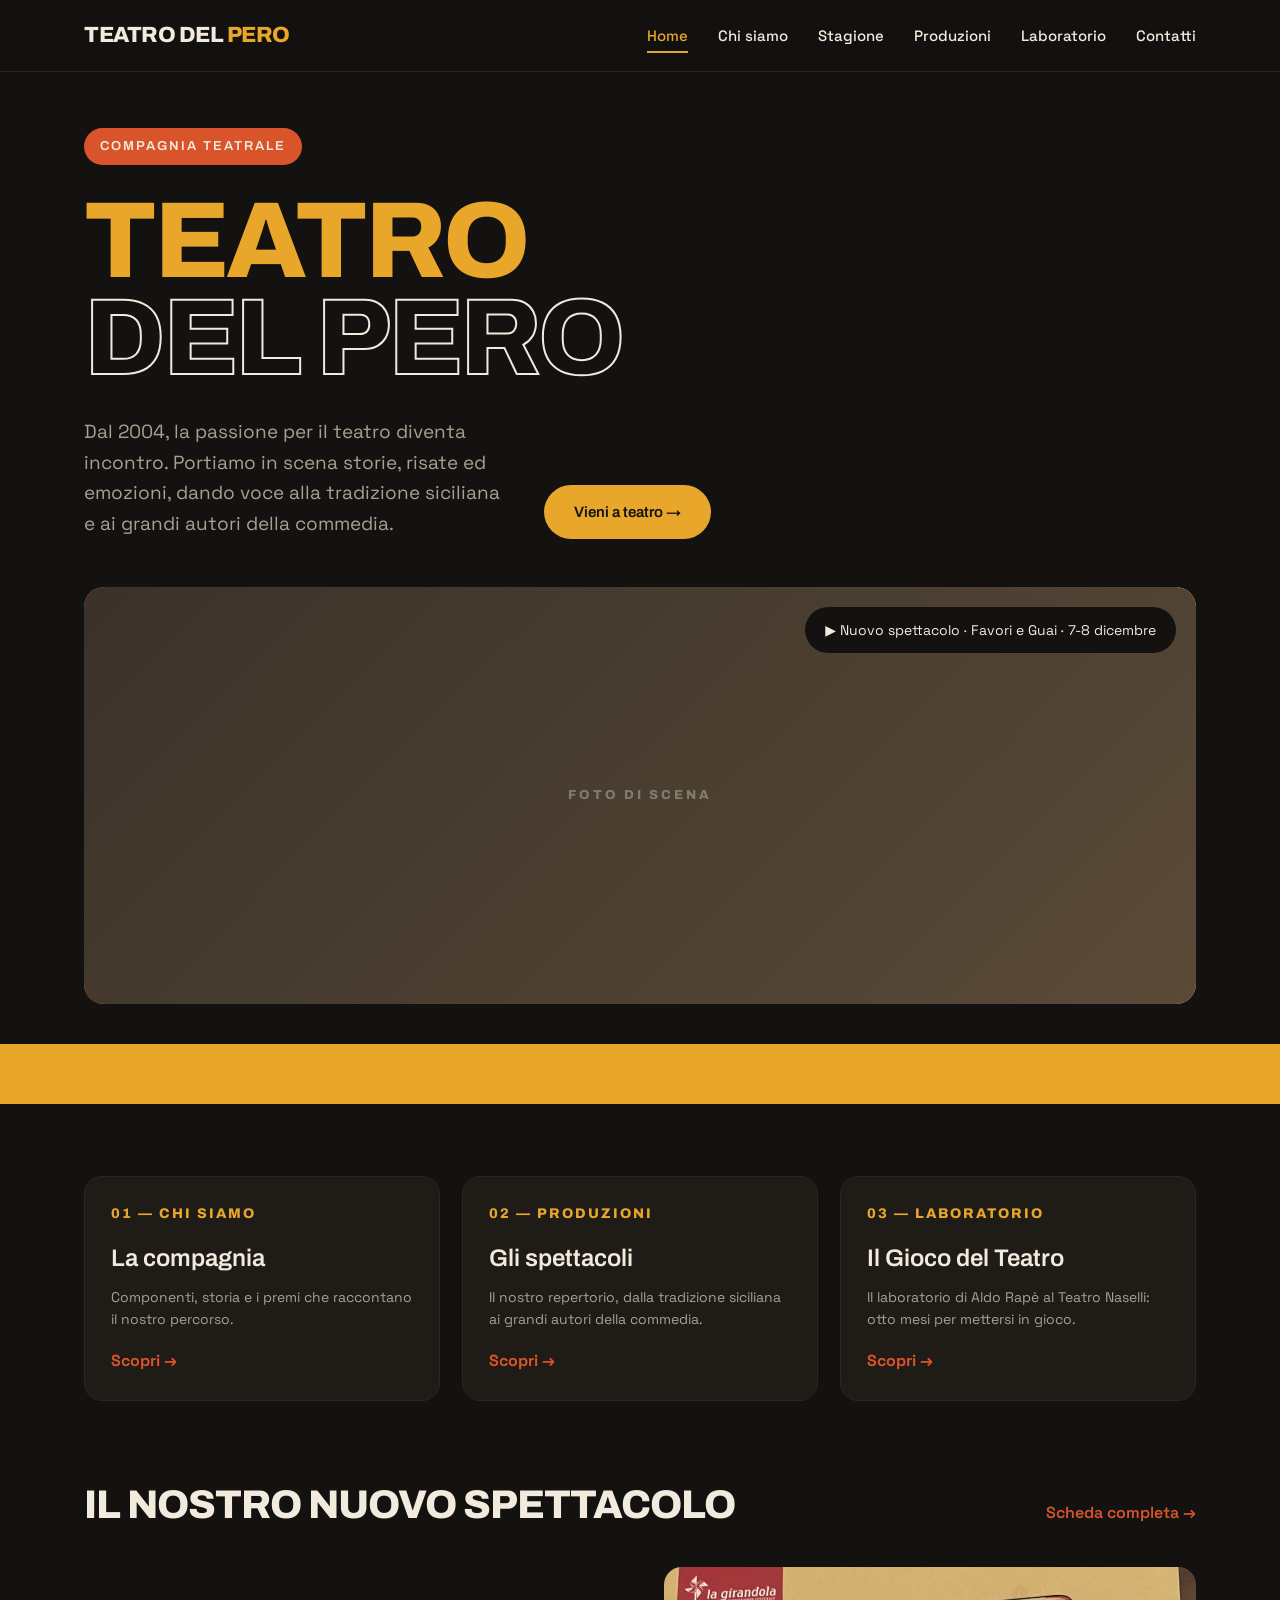
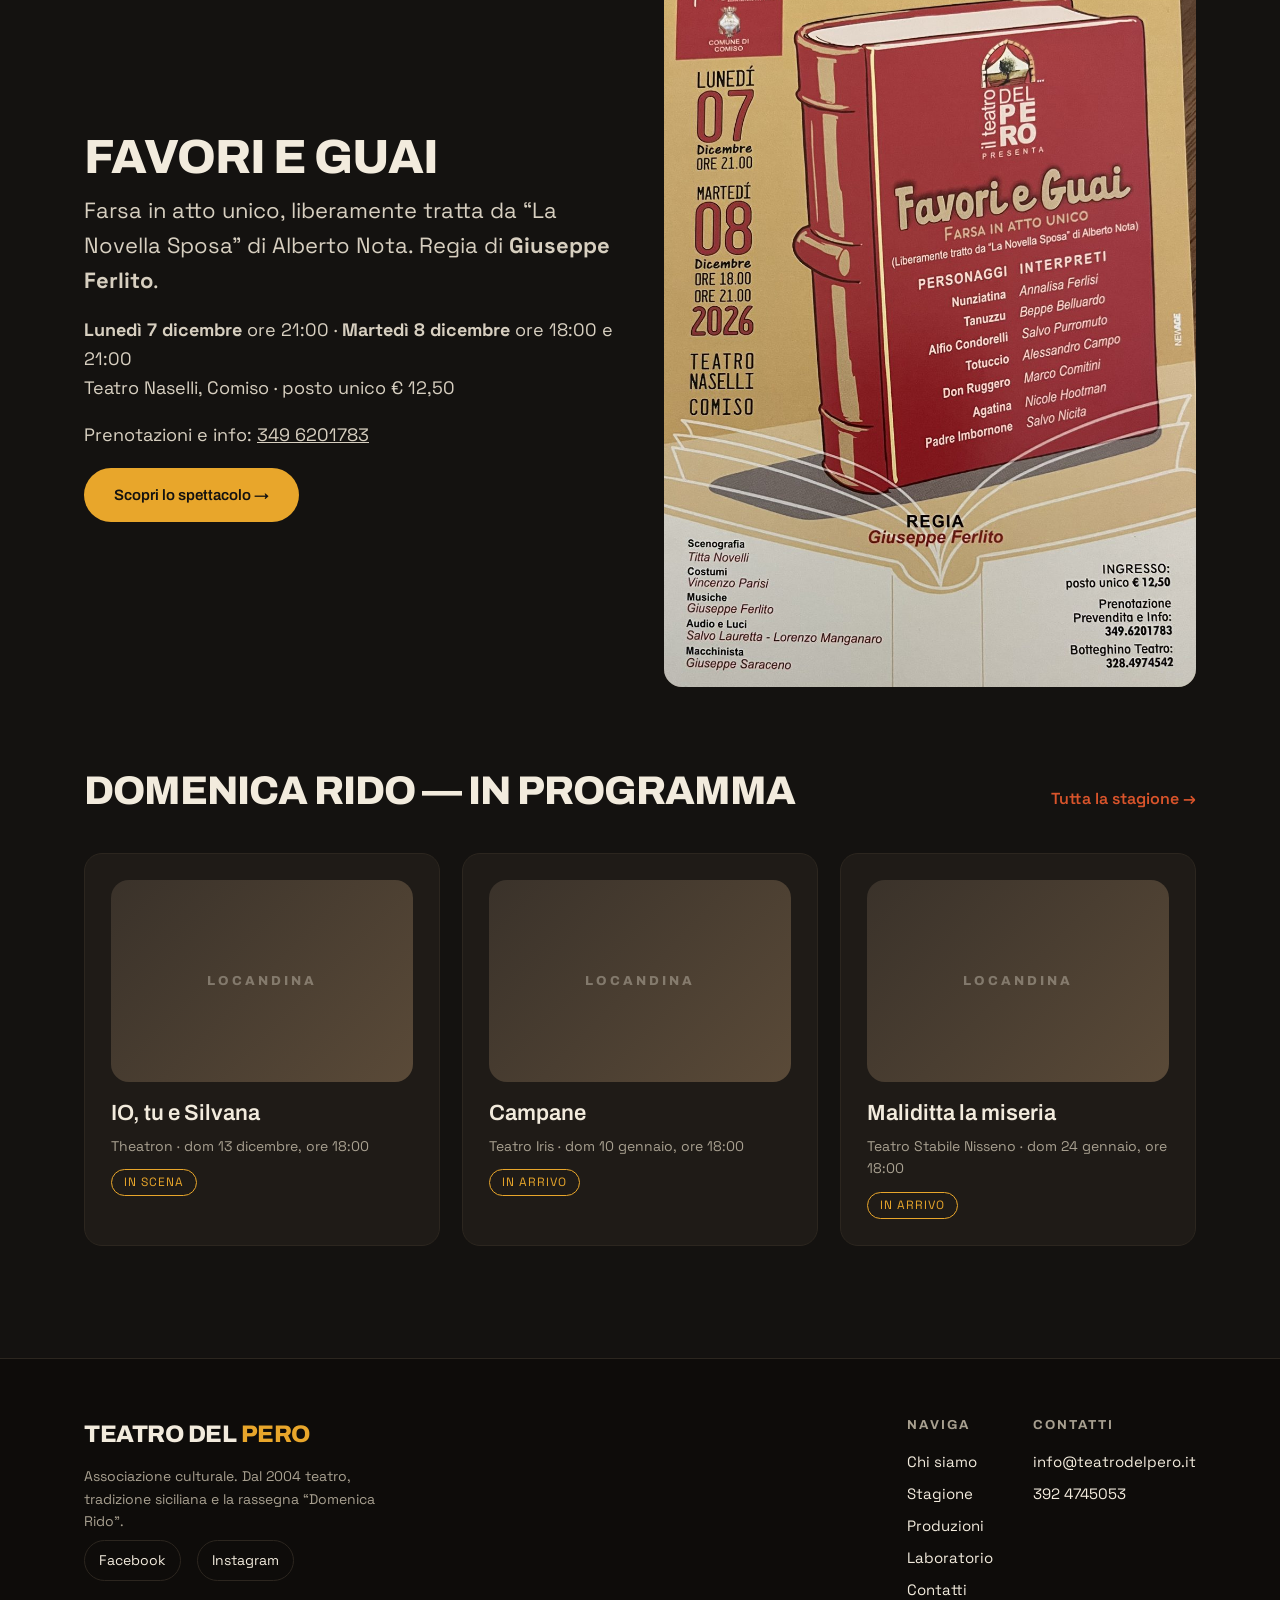
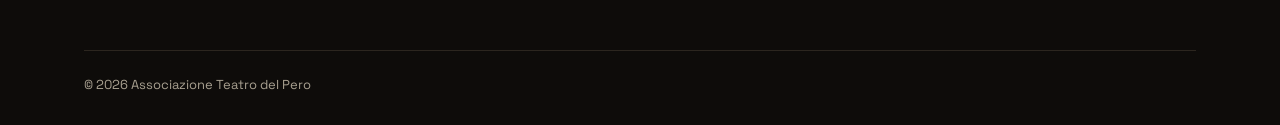
<file: site/index.html>
<!DOCTYPE html>
<html lang="it">
<head>
  <meta charset="UTF-8">
  <meta name="viewport" content="width=device-width, initial-scale=1.0">
  <title>Teatro del Pero — Compagnia teatrale</title>
  <meta name="description" content="Teatro del Pero: compagnia teatrale. Spettacoli, laboratori, produzioni e teatro di comunità.">
  <link rel="icon" href="assets/img/favicon.svg" type="image/svg+xml">
  <link rel="preconnect" href="https://fonts.googleapis.com">
  <link rel="preconnect" href="https://fonts.gstatic.com" crossorigin>
  <link href="https://fonts.googleapis.com/css2?family=Space+Grotesk:wght@400;500;700&family=Archivo:wght@400;500;600;800&display=swap" rel="stylesheet">
  <link rel="stylesheet" href="assets/css/style.css">
</head>
<body>

  <!-- ===================== HEADER (identico su tutte le pagine) ===================== -->
  <header class="site-header">
    <div class="nav">
      <a href="index.html" class="brand">Teatro del <span>Pero</span></a>
      <button class="nav-toggle" aria-label="Apri menu" aria-expanded="false" aria-controls="nav-links">
        <span></span>
      </button>
      <ul class="nav-links" id="nav-links" data-open="false">
        <li><a href="index.html" aria-current="page">Home</a></li>
        <li><a href="chi-siamo.html">Chi siamo</a></li>
        <li><a href="stagione.html">Stagione</a></li>
        <li><a href="produzioni.html">Produzioni</a></li>
        <li><a href="laboratori.html">Laboratorio</a></li>
        <li><a href="contatti.html">Contatti</a></li>
      </ul>
    </div>
  </header>

  <main>
    <!-- ===================== HERO ===================== -->
    <section class="hero">
      <div class="wrap">
        <span class="kicker">Compagnia teatrale</span>
        <h1><span class="fill">Teatro</span><br><span class="out">del Pero</span></h1>
        <div class="hero-mid">
          <!-- SEGNAPOSTO: frase di presentazione della compagnia (1-2 righe) -->
          <p class="hero-lead">Dal 2004, la passione per il teatro diventa incontro. Portiamo in scena storie, risate ed emozioni, dando voce alla tradizione siciliana e ai grandi autori della commedia.</p>
          <a href="produzioni.html" class="btn btn-mustard">Vieni a teatro &rarr;</a>
        </div>

        <!-- SEGNAPOSTO IMMAGINE: per inserire una foto, aggiungi la classe "has-img"
             al div .ph e un <img src="assets/img/tua-foto.jpg" alt="..."> all'interno -->
        <div class="bigimg">
          <div class="ph" data-label="Foto di scena" style="position:absolute; inset:0; border-radius:20px;"></div>
          <!-- SEGNAPOSTO: prossimo spettacolo in evidenza -->
          <a href="produzioni.html#favori-e-guai" class="badge">&#9654; Nuovo spettacolo &middot; Favori e Guai &middot; 7-8 dicembre</a>
        </div>
      </div>
    </section>

    <!-- ===================== TICKER ===================== -->
    <div class="ticker" aria-hidden="true">
      <div class="track">
        <!-- SEGNAPOSTO: parole chiave scorrevoli -->
        <span>Tradizione siciliana</span><span class="dot">&#9679;</span>
        <span>Commedia</span><span class="dot">&#9679;</span>
        <span>Domenica Rido</span><span class="dot">&#9679;</span>
        <span>Dal 2004</span><span class="dot">&#9679;</span>
        <span>Teatro amatoriale</span><span class="dot">&#9679;</span>
        <span>Tradizione siciliana</span><span class="dot">&#9679;</span>
        <span>Commedia</span><span class="dot">&#9679;</span>
        <span>Domenica Rido</span><span class="dot">&#9679;</span>
        <span>Dal 2004</span><span class="dot">&#9679;</span>
        <span>Teatro amatoriale</span><span class="dot">&#9679;</span>
      </div>
    </div>

    <!-- ===================== SCORCIATOIE SEZIONI ===================== -->
    <section class="section">
      <div class="wrap">
        <div class="grid grid-3">
          <a href="chi-siamo.html" class="tile">
            <div class="n">01 — Chi siamo</div>
            <h3>La compagnia</h3>
            <p>Componenti, storia e i premi che raccontano il nostro percorso.</p>
            <div class="arrow">Scopri &rarr;</div>
          </a>
          <a href="produzioni.html" class="tile">
            <div class="n">02 — Produzioni</div>
            <h3>Gli spettacoli</h3>
            <p>Il nostro repertorio, dalla tradizione siciliana ai grandi autori della commedia.</p>
            <div class="arrow">Scopri &rarr;</div>
          </a>
          <a href="laboratori.html" class="tile">
            <div class="n">03 — Laboratorio</div>
            <h3>Il Gioco del Teatro</h3>
            <p>Il laboratorio di Aldo Rapè al Teatro Naselli: otto mesi per mettersi in gioco.</p>
            <div class="arrow">Scopri &rarr;</div>
          </a>
        </div>
      </div>
    </section>

    <!-- ===================== NUOVO SPETTACOLO DELLA COMPAGNIA ===================== -->
    <section class="section" style="padding-top:0;">
      <div class="wrap">
        <div class="sec-head">
          <h2>Il nostro nuovo spettacolo</h2>
          <a href="produzioni.html#favori-e-guai">Scheda completa &rarr;</a>
        </div>
        <div class="grid grid-2" style="align-items:center; gap:48px;">
          <div class="prose">
            <h3 style="font-family:'Archivo',sans-serif; font-weight:800; font-size:clamp(32px,5vw,48px); text-transform:uppercase; letter-spacing:-1px; line-height:1; margin-bottom:12px;">Favori e Guai</h3>
            <p class="lead-big">Farsa in atto unico, liberamente tratta da “La Novella Sposa” di Alberto Nota. Regia di <strong>Giuseppe Ferlito</strong>.</p>
            <p><strong>Lunedì 7 dicembre</strong> ore 21:00 &middot; <strong>Martedì 8 dicembre</strong> ore 18:00 e 21:00<br>Teatro Naselli, Comiso &middot; posto unico € 12,50</p>
            <p>Prenotazioni e info: <a href="tel:+393496201783">349 6201783</a></p>
            <a href="produzioni.html#favori-e-guai" class="btn btn-mustard">Scopri lo spettacolo &rarr;</a>
          </div>
          <a href="produzioni.html#favori-e-guai" class="ph has-img" style="aspect-ratio:1000/1354; display:block;">
            <img src="assets/img/favori-e-guai.jpg" alt="Locandina di “Favori e Guai”, farsa in atto unico del Teatro del Pero, 7 e 8 dicembre 2026 al Teatro Naselli di Comiso">
          </a>
        </div>
      </div>
    </section>

    <!-- ===================== PROSSIMO SPETTACOLO ===================== -->
    <section class="section" style="padding-top:0;">
      <div class="wrap">
        <div class="sec-head">
          <h2>Domenica Rido — in programma</h2>
          <a href="stagione.html">Tutta la stagione &rarr;</a>
        </div>
        <div class="grid grid-3">
          <!-- SEGNAPOSTO: ripeti/modifica queste card con gli spettacoli attuali -->
          <a href="stagione.html#io-tu-e-silvana" class="tile prod-card">
            <div class="ph" data-label="Locandina"></div>
            <h3>IO, tu e Silvana</h3>
            <p>Theatron &middot; dom 13 dicembre, ore 18:00</p>
            <span class="pill">In scena</span>
          </a>
          <a href="stagione.html#campane" class="tile prod-card">
            <div class="ph" data-label="Locandina"></div>
            <h3>Campane</h3>
            <p>Teatro Iris &middot; dom 10 gennaio, ore 18:00</p>
            <span class="pill">In arrivo</span>
          </a>
          <a href="stagione.html#maliditta-la-miseria" class="tile prod-card">
            <div class="ph" data-label="Locandina"></div>
            <h3>Maliditta la miseria</h3>
            <p>Teatro Stabile Nisseno &middot; dom 24 gennaio, ore 18:00</p>
            <span class="pill">In arrivo</span>
          </a>
        </div>
      </div>
    </section>
  </main>

  <!-- ===================== FOOTER (identico su tutte le pagine) ===================== -->
  <footer class="site-footer">
    <div class="wrap">
      <div class="footer-top">
        <div>
          <a href="index.html" class="brand">Teatro del <span>Pero</span></a>
          <!-- SEGNAPOSTO: breve descrizione -->
          <p>Associazione culturale. Dal 2004 teatro, tradizione siciliana e la rassegna “Domenica Rido”.</p>
          <div class="footer-social">
            <!-- SEGNAPOSTO: link social reali -->
            <a href="https://www.facebook.com/associazioneteatrodelpero/" target="_blank" rel="noopener">Facebook</a>
            <a href="#" target="_blank" rel="noopener">Instagram</a>
          </div>
        </div>
        <div class="footer-links">
          <div class="footer-col">
            <h4>Naviga</h4>
            <a href="chi-siamo.html">Chi siamo</a>
            <a href="stagione.html">Stagione</a>
            <a href="produzioni.html">Produzioni</a>
            <a href="laboratori.html">Laboratorio</a>
            <a href="contatti.html">Contatti</a>
          </div>
          <div class="footer-col">
            <h4>Contatti</h4>
            <!-- SEGNAPOSTO: recapiti reali -->
            <a href="mailto:info@teatrodelpero.it">info@teatrodelpero.it</a>
            <a href="tel:+393924745053">392 4745053</a>
          </div>
        </div>
      </div>
      <div class="footer-bottom">
        <span>&copy; <span id="year">2026</span> Associazione Teatro del Pero</span>
      </div>
    </div>
  </footer>

  <script src="assets/js/menu.js"></script>
  <script>document.getElementById('year').textContent = new Date().getFullYear();</script>
</body>
</html>
</file>
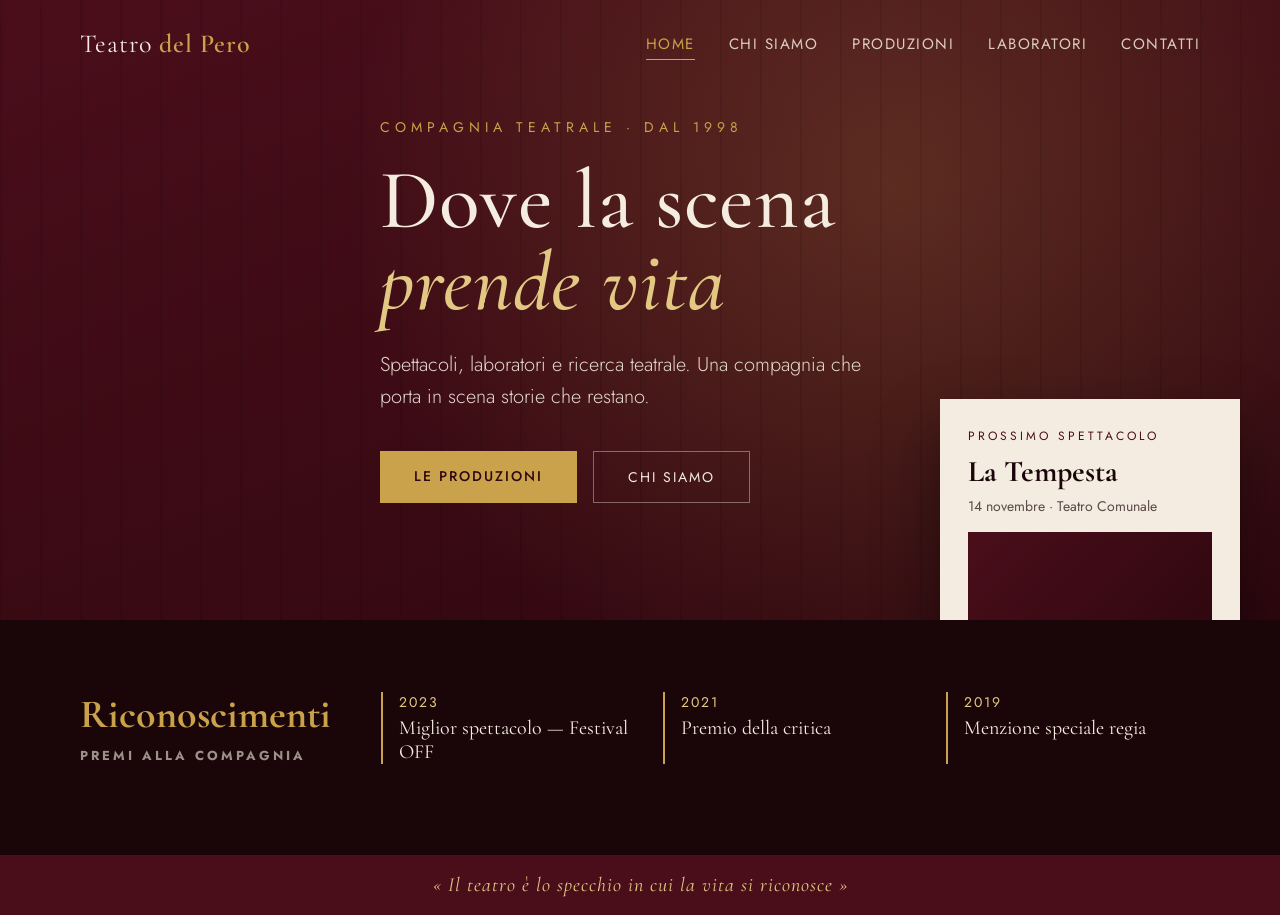
<file: mockups/A-sipario.html>
<!DOCTYPE html>
<html lang="it">
<head>
<meta charset="UTF-8">
<meta name="viewport" content="width=device-width, initial-scale=1.0">
<title>Teatro del Pero — Proposta A · Sipario</title>
<style>
  @import url('https://fonts.googleapis.com/css2?family=Cormorant+Garamond:ital,wght@0,400;0,500;0,600;1,400&family=Jost:wght@300;400;500&display=swap');
  * { margin:0; padding:0; box-sizing:border-box; }
  :root{
    --bordeaux:#4a0e1a; --bordeaux-deep:#2e070f; --gold:#c9a24b; --gold-soft:#e3c884;
    --cream:#f4ece0; --ink:#1a0609;
  }
  body{ font-family:'Jost',sans-serif; color:var(--cream); background:var(--bordeaux-deep); }
  .wrap{ max-width:1200px; margin:0 auto; padding:0 40px; }

  /* top bar */
  header{ position:absolute; top:0; left:0; right:0; z-index:10; }
  .nav{ display:flex; align-items:center; justify-content:space-between; padding:28px 40px; max-width:1200px; margin:0 auto; }
  .brand{ font-family:'Cormorant Garamond',serif; font-size:26px; letter-spacing:1px; color:var(--cream); }
  .brand b{ color:var(--gold); font-weight:600; }
  nav ul{ display:flex; gap:34px; list-style:none; }
  nav a{ color:var(--cream); text-decoration:none; font-size:15px; letter-spacing:1.5px; text-transform:uppercase; opacity:.85; }
  nav a.active{ color:var(--gold); opacity:1; border-bottom:1px solid var(--gold); padding-bottom:4px; }

  /* hero */
  .hero{ min-height:620px; position:relative; display:flex; align-items:center;
    background:
      radial-gradient(circle at 70% 30%, rgba(201,162,75,.22), transparent 55%),
      linear-gradient(160deg, var(--bordeaux) 0%, var(--bordeaux-deep) 100%);
    overflow:hidden; }
  .hero::before{ content:""; position:absolute; inset:0;
    background-image:repeating-linear-gradient(90deg, rgba(0,0,0,.18) 0 2px, transparent 2px 40px);
    opacity:.5; }
  .hero-inner{ position:relative; z-index:2; }
  .eyebrow{ font-size:14px; letter-spacing:5px; text-transform:uppercase; color:var(--gold); margin-bottom:22px; }
  h1{ font-family:'Cormorant Garamond',serif; font-weight:500; font-size:84px; line-height:.98; letter-spacing:1px; }
  h1 em{ font-style:italic; color:var(--gold-soft); }
  .lead{ font-weight:300; font-size:20px; line-height:1.6; max-width:520px; margin:26px 0 38px; opacity:.9; }
  .cta{ display:inline-flex; gap:16px; }
  .btn{ font-size:14px; letter-spacing:2px; text-transform:uppercase; padding:15px 34px; text-decoration:none; }
  .btn-gold{ background:var(--gold); color:var(--bordeaux-deep); font-weight:500; }
  .btn-ghost{ border:1px solid rgba(244,236,224,.4); color:var(--cream); }

  /* next show card */
  .show-card{ position:absolute; right:40px; bottom:-60px; z-index:5; width:300px;
    background:var(--cream); color:var(--ink); padding:28px; box-shadow:0 30px 60px rgba(0,0,0,.45); }
  .show-card .tag{ font-size:12px; letter-spacing:3px; text-transform:uppercase; color:var(--bordeaux); }
  .show-card h3{ font-family:'Cormorant Garamond',serif; font-size:30px; margin:8px 0 6px; }
  .show-card .date{ font-size:14px; opacity:.7; }
  .show-card .poster{ height:120px; margin-top:16px;
    background:linear-gradient(135deg, var(--bordeaux), var(--bordeaux-deep)); }

  /* strip */
  .awards{ background:var(--ink); padding:70px 0 90px; }
  .awards .wrap{ display:flex; gap:50px; align-items:center; }
  .awards h2{ font-family:'Cormorant Garamond',serif; font-size:40px; color:var(--gold); min-width:220px; }
  .awards h2 small{ display:block; font-family:'Jost'; font-size:13px; letter-spacing:3px; text-transform:uppercase; color:var(--cream); opacity:.6; margin-top:8px;}
  .award-list{ display:grid; grid-template-columns:repeat(3,1fr); gap:28px; flex:1; }
  .award{ border-left:2px solid var(--gold); padding-left:16px; }
  .award .y{ color:var(--gold-soft); font-size:14px; letter-spacing:2px; }
  .award .n{ font-family:'Cormorant Garamond',serif; font-size:20px; margin-top:4px; }

  .tagband{ background:var(--bordeaux); text-align:center; padding:18px; font-family:'Cormorant Garamond',serif; font-style:italic; font-size:20px; color:var(--gold-soft); letter-spacing:1px;}
</style>
</head>
<body>
  <header>
    <div class="nav">
      <div class="brand">Teatro <b>del Pero</b></div>
      <nav><ul>
        <li><a href="#" class="active">Home</a></li>
        <li><a href="#">Chi siamo</a></li>
        <li><a href="#">Produzioni</a></li>
        <li><a href="#">Laboratori</a></li>
        <li><a href="#">Contatti</a></li>
      </ul></nav>
    </div>
  </header>

  <section class="hero">
    <div class="wrap hero-inner">
      <div class="eyebrow">Compagnia teatrale · dal 1998</div>
      <h1>Dove la scena<br><em>prende vita</em></h1>
      <p class="lead">Spettacoli, laboratori e ricerca teatrale. Una compagnia che porta in scena storie che restano.</p>
      <div class="cta">
        <a href="#" class="btn btn-gold">Le produzioni</a>
        <a href="#" class="btn btn-ghost">Chi siamo</a>
      </div>
    </div>
    <div class="show-card">
      <div class="tag">Prossimo spettacolo</div>
      <h3>La Tempesta</h3>
      <div class="date">14 novembre · Teatro Comunale</div>
      <div class="poster"></div>
    </div>
  </section>

  <section class="awards">
    <div class="wrap">
      <h2>Riconoscimenti<small>Premi alla compagnia</small></h2>
      <div class="award-list">
        <div class="award"><div class="y">2023</div><div class="n">Miglior spettacolo — Festival OFF</div></div>
        <div class="award"><div class="y">2021</div><div class="n">Premio della critica</div></div>
        <div class="award"><div class="y">2019</div><div class="n">Menzione speciale regia</div></div>
      </div>
    </div>
  </section>
  <div class="tagband">« Il teatro è lo specchio in cui la vita si riconosce »</div>
</body>
</html>
</file>
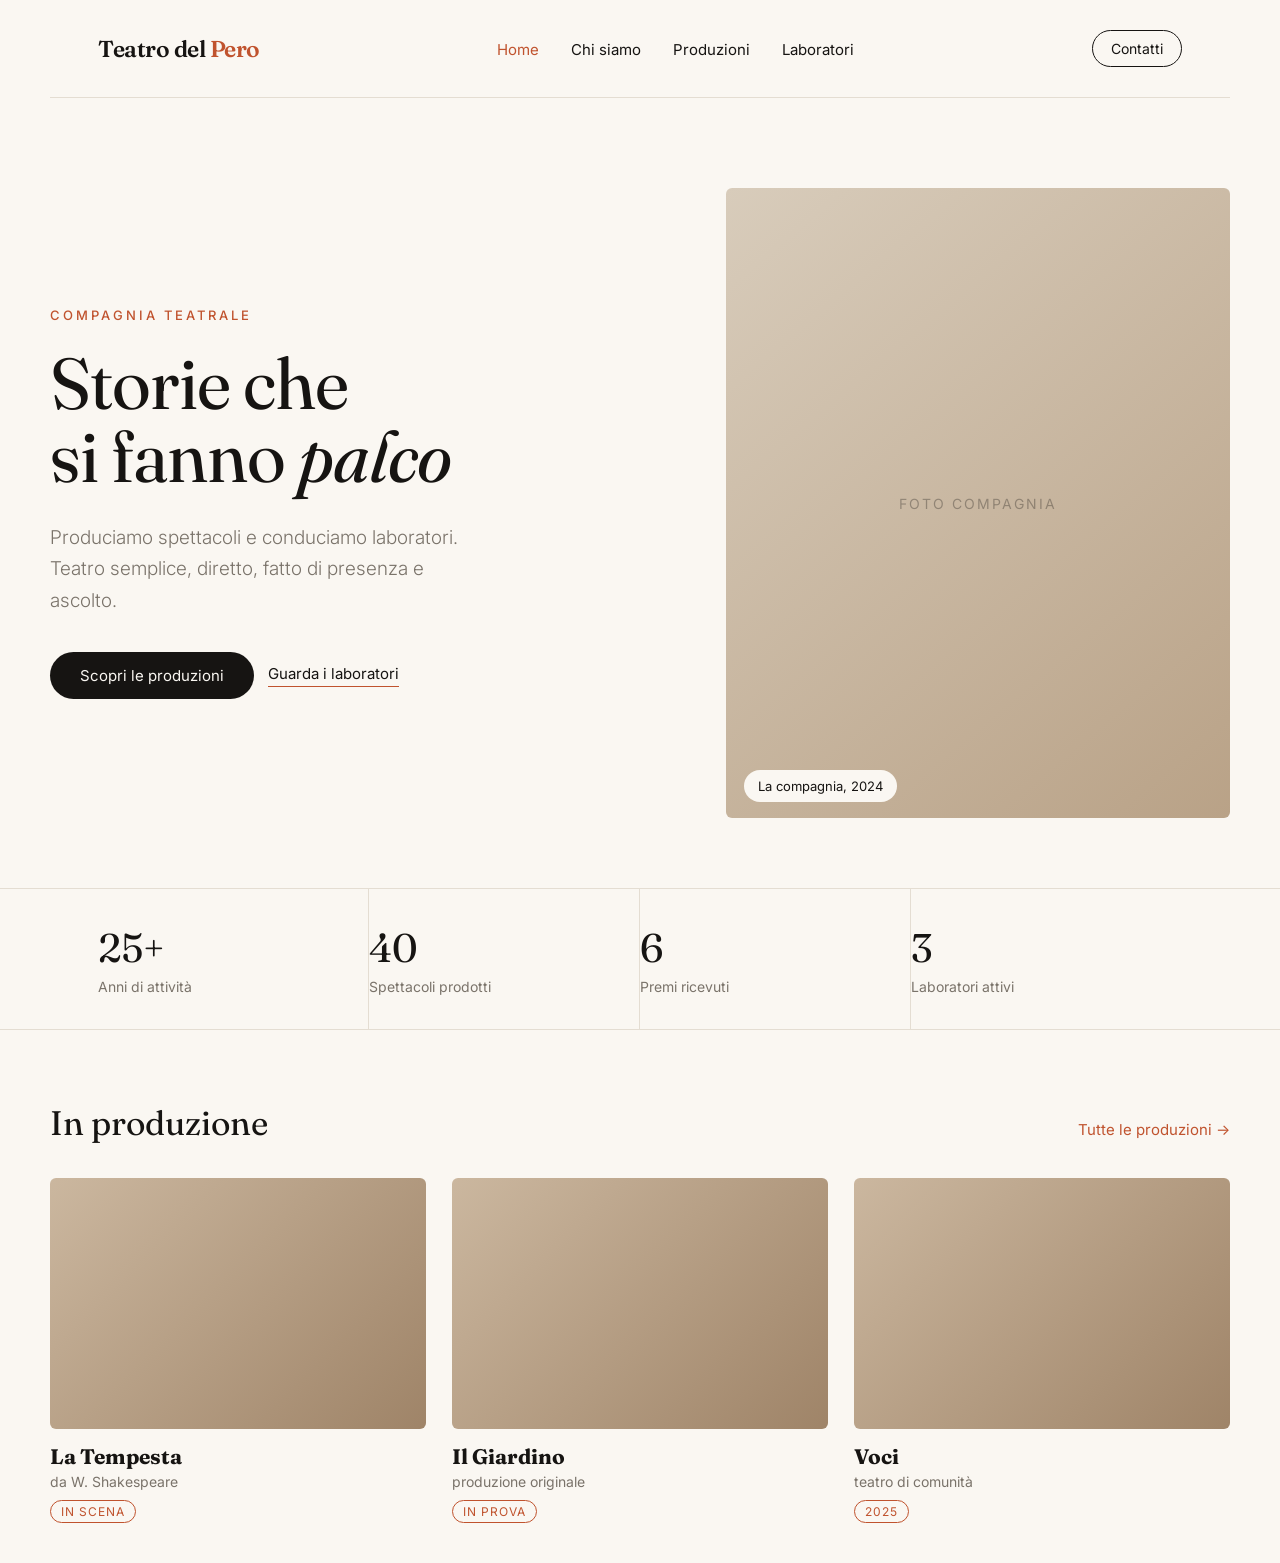
<file: mockups/B-carta.html>
<!DOCTYPE html>
<html lang="it">
<head>
<meta charset="UTF-8">
<meta name="viewport" content="width=device-width, initial-scale=1.0">
<title>Teatro del Pero — Proposta B · Carta e inchiostro</title>
<style>
  @import url('https://fonts.googleapis.com/css2?family=Fraunces:ital,opsz,wght@0,9..144,400;0,9..144,600;1,9..144,400&family=Inter:wght@300;400;500&display=swap');
  *{ margin:0; padding:0; box-sizing:border-box; }
  :root{ --paper:#faf7f2; --ink:#161412; --rust:#c0532e; --line:#e4ddd2; --muted:#7a736a; }
  body{ font-family:'Inter',sans-serif; color:var(--ink); background:var(--paper); }
  .wrap{ max-width:1180px; margin:0 auto; padding:0 48px; }

  .nav{ display:flex; align-items:center; justify-content:space-between; padding:30px 48px; max-width:1180px; margin:0 auto; border-bottom:1px solid var(--line); }
  .brand{ font-family:'Fraunces',serif; font-weight:600; font-size:23px; letter-spacing:-.5px; }
  .brand span{ color:var(--rust); }
  nav ul{ display:flex; gap:32px; list-style:none; }
  nav a{ color:var(--ink); text-decoration:none; font-size:15px; font-weight:400; }
  nav a.active{ color:var(--rust); }
  .navcta{ font-size:14px; border:1px solid var(--ink); padding:9px 18px; border-radius:40px; text-decoration:none; color:var(--ink);}

  .hero{ padding:90px 0 70px; display:grid; grid-template-columns:1.1fr .9fr; gap:60px; align-items:center; }
  .eyebrow{ font-size:13px; letter-spacing:3px; text-transform:uppercase; color:var(--rust); margin-bottom:24px; font-weight:500;}
  h1{ font-family:'Fraunces',serif; font-weight:400; font-size:72px; line-height:1.02; letter-spacing:-1px; }
  h1 em{ font-style:italic; }
  .lead{ color:var(--muted); font-size:19px; line-height:1.65; max-width:440px; margin:28px 0 36px; font-weight:300;}
  .cta{ display:flex; gap:14px; align-items:center;}
  .btn{ text-decoration:none; font-size:15px; }
  .btn-solid{ background:var(--ink); color:var(--paper); padding:14px 30px; border-radius:40px; }
  .btn-text{ color:var(--ink); border-bottom:1px solid var(--rust); padding-bottom:3px; }

  .hero-img{ aspect-ratio:4/5; border-radius:6px; position:relative; overflow:hidden;
    background:linear-gradient(140deg,#d8ccbb,#b9a287); }
  .hero-img::after{ content:"foto compagnia"; position:absolute; inset:0; display:flex; align-items:center; justify-content:center; color:rgba(0,0,0,.28); font-size:14px; letter-spacing:2px; text-transform:uppercase;}
  .hero-img .cap{ position:absolute; left:18px; bottom:16px; background:var(--paper); padding:8px 14px; border-radius:30px; font-size:13px; z-index:2;}

  .meta{ border-top:1px solid var(--line); border-bottom:1px solid var(--line); }
  .meta .wrap{ display:grid; grid-template-columns:repeat(4,1fr); }
  .meta .cell{ padding:34px 0; border-right:1px solid var(--line); padding-right:24px;}
  .meta .cell:last-child{ border-right:none; }
  .meta .num{ font-family:'Fraunces',serif; font-size:40px; }
  .meta .lbl{ color:var(--muted); font-size:14px; margin-top:6px; }

  .prod{ padding:72px 0 40px; }
  .prod .head{ display:flex; justify-content:space-between; align-items:baseline; margin-bottom:34px;}
  .prod h2{ font-family:'Fraunces',serif; font-weight:400; font-size:34px; }
  .prod .all{ color:var(--rust); text-decoration:none; font-size:15px;}
  .cards{ display:grid; grid-template-columns:repeat(3,1fr); gap:26px;}
  .card .ph{ aspect-ratio:3/2; border-radius:6px; background:linear-gradient(135deg,#cbb79f,#9f8468);}
  .card h3{ font-family:'Fraunces',serif; font-size:21px; margin:14px 0 4px;}
  .card p{ color:var(--muted); font-size:14px;}
  .card .pill{ display:inline-block; font-size:12px; letter-spacing:1px; text-transform:uppercase; color:var(--rust); border:1px solid var(--rust); padding:3px 10px; border-radius:20px; margin-top:10px;}
</style>
</head>
<body>
  <div class="nav">
    <div class="brand">Teatro del <span>Pero</span></div>
    <nav><ul>
      <li><a href="#" class="active">Home</a></li>
      <li><a href="#">Chi siamo</a></li>
      <li><a href="#">Produzioni</a></li>
      <li><a href="#">Laboratori</a></li>
    </ul></nav>
    <a href="#" class="navcta">Contatti</a>
  </div>

  <section class="wrap hero">
    <div>
      <div class="eyebrow">Compagnia teatrale</div>
      <h1>Storie che<br>si fanno <em>palco</em></h1>
      <p class="lead">Produciamo spettacoli e conduciamo laboratori. Teatro semplice, diretto, fatto di presenza e ascolto.</p>
      <div class="cta">
        <a href="#" class="btn btn-solid">Scopri le produzioni</a>
        <a href="#" class="btn btn-text">Guarda i laboratori</a>
      </div>
    </div>
    <div class="hero-img"><span class="cap">La compagnia, 2024</span></div>
  </section>

  <section class="meta">
    <div class="wrap">
      <div class="cell"><div class="num">25+</div><div class="lbl">Anni di attività</div></div>
      <div class="cell"><div class="num">40</div><div class="lbl">Spettacoli prodotti</div></div>
      <div class="cell"><div class="num">6</div><div class="lbl">Premi ricevuti</div></div>
      <div class="cell"><div class="num">3</div><div class="lbl">Laboratori attivi</div></div>
    </div>
  </section>

  <section class="wrap prod">
    <div class="head">
      <h2>In produzione</h2>
      <a href="#" class="all">Tutte le produzioni →</a>
    </div>
    <div class="cards">
      <div class="card"><div class="ph"></div><h3>La Tempesta</h3><p>da W. Shakespeare</p><span class="pill">In scena</span></div>
      <div class="card"><div class="ph"></div><h3>Il Giardino</h3><p>produzione originale</p><span class="pill">In prova</span></div>
      <div class="card"><div class="ph"></div><h3>Voci</h3><p>teatro di comunità</p><span class="pill">2025</span></div>
    </div>
  </section>
</body>
</html>
</file>
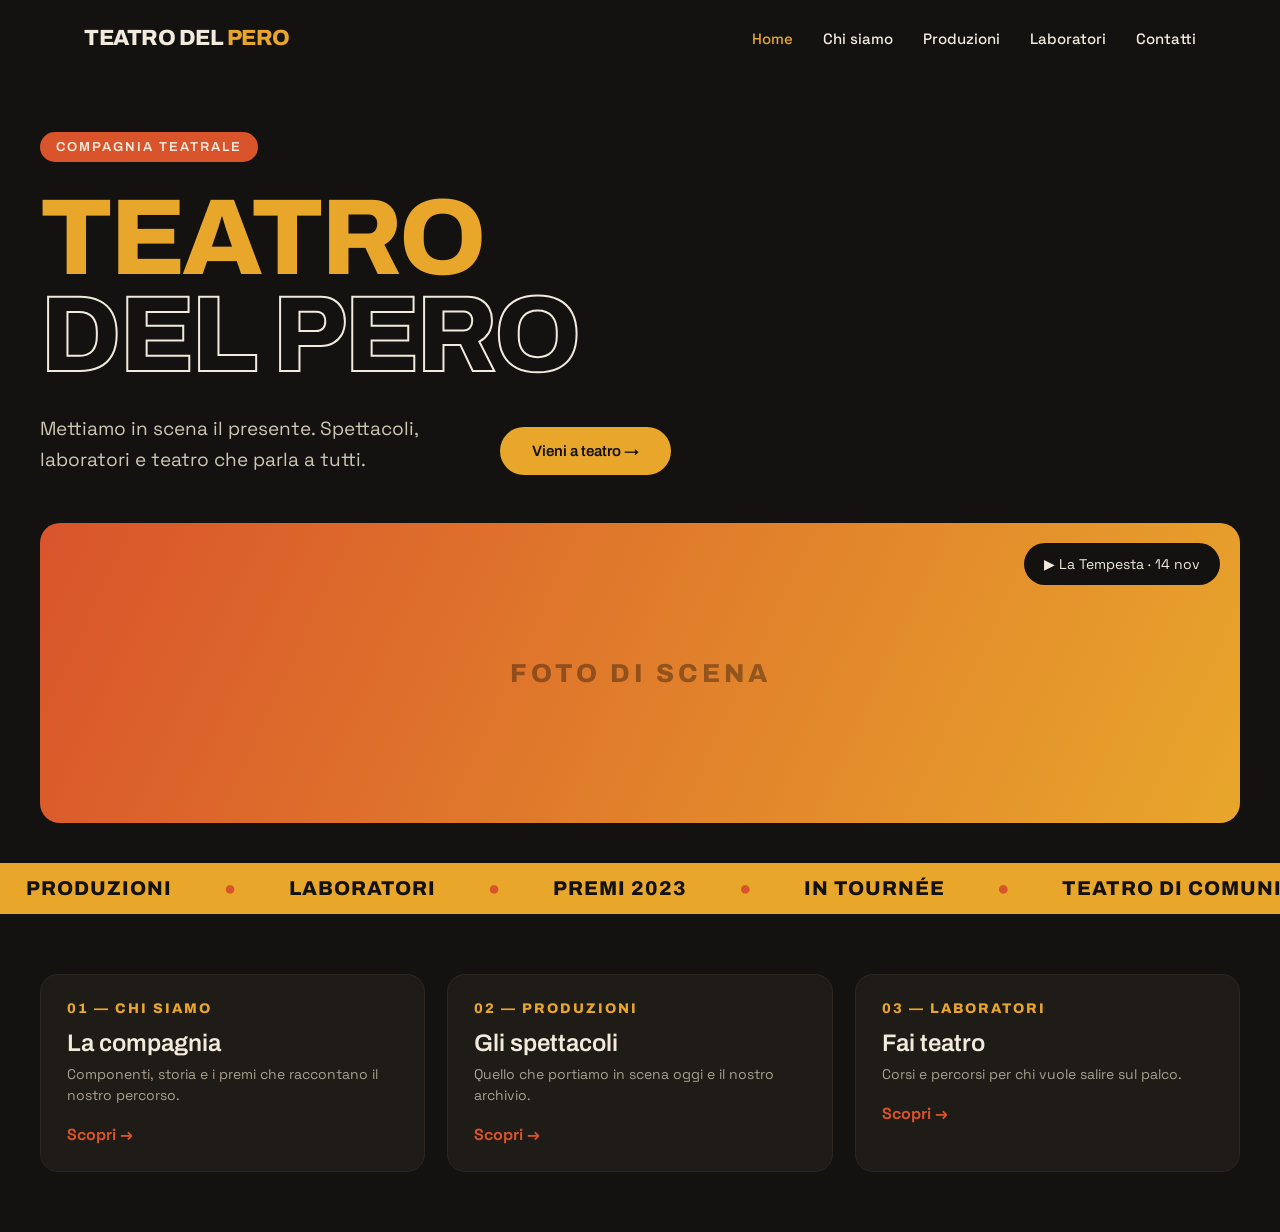
<file: mockups/C-palco.html>
<!DOCTYPE html>
<html lang="it">
<head>
<meta charset="UTF-8">
<meta name="viewport" content="width=device-width, initial-scale=1.0">
<title>Teatro del Pero — Proposta C · Palco contemporaneo</title>
<style>
  @import url('https://fonts.googleapis.com/css2?family=Space+Grotesk:wght@400;500;700&family=Archivo:wght@400;500;600;800&display=swap');
  *{ margin:0; padding:0; box-sizing:border-box; }
  :root{ --bg:#141210; --mustard:#e8a62b; --terra:#d9542b; --off:#f2ebdd; --ink:#141210; }
  body{ font-family:'Space Grotesk',sans-serif; background:var(--bg); color:var(--off); }
  .wrap{ max-width:1200px; margin:0 auto; padding:0 44px; }

  .nav{ display:flex; align-items:center; justify-content:space-between; padding:26px 44px; max-width:1200px; margin:0 auto;}
  .brand{ font-family:'Archivo',sans-serif; font-weight:800; font-size:22px; text-transform:uppercase; letter-spacing:-.5px;}
  .brand span{ color:var(--mustard); }
  nav ul{ display:flex; gap:30px; list-style:none; }
  nav a{ color:var(--off); text-decoration:none; font-size:15px; font-weight:500;}
  nav a.active{ color:var(--mustard); }

  .hero{ padding:56px 0 0; }
  .kicker{ display:inline-block; background:var(--terra); color:var(--off); font-family:'Archivo'; font-weight:600; font-size:13px; letter-spacing:2px; text-transform:uppercase; padding:8px 16px; border-radius:40px; margin-bottom:28px;}
  h1{ font-family:'Archivo',sans-serif; font-weight:800; font-size:108px; line-height:.9; text-transform:uppercase; letter-spacing:-3px;}
  h1 .out{ color:transparent; -webkit-text-stroke:2px var(--off);}
  h1 .fill{ color:var(--mustard); }
  .heromid{ display:flex; gap:40px; align-items:flex-end; margin-top:30px; }
  .lead{ font-size:19px; line-height:1.6; max-width:420px; color:#cfc6b4;}
  .btn{ font-family:'Archivo'; font-weight:600; text-decoration:none; font-size:15px; padding:16px 32px; border-radius:40px; white-space:nowrap;}
  .btn-m{ background:var(--mustard); color:var(--ink);}

  .bigimg{ margin-top:48px; height:300px; border-radius:20px; position:relative; overflow:hidden;
    background:linear-gradient(115deg,var(--terra),var(--mustard));}
  .bigimg::after{ content:"foto di scena"; position:absolute; inset:0; display:flex; align-items:center; justify-content:center; color:rgba(0,0,0,.35); font-family:'Archivo'; font-weight:800; font-size:26px; text-transform:uppercase; letter-spacing:4px;}
  .bigimg .badge{ position:absolute; top:20px; right:20px; background:var(--ink); color:var(--off); padding:12px 20px; border-radius:40px; font-size:14px; z-index:2;}

  .ticker{ background:var(--mustard); color:var(--ink); overflow:hidden; white-space:nowrap; padding:14px 0; margin-top:40px; font-family:'Archivo'; font-weight:800; font-size:20px; text-transform:uppercase; letter-spacing:1px;}
  .ticker span{ margin:0 26px; }
  .ticker .dot{ color:var(--terra); }

  .grid{ padding:60px 0; display:grid; grid-template-columns:repeat(3,1fr); gap:22px;}
  .tile{ background:#1f1b17; border:1px solid #2c261f; border-radius:18px; padding:26px; }
  .tile .n{ font-family:'Archivo'; font-weight:800; font-size:14px; color:var(--mustard); letter-spacing:2px; text-transform:uppercase;}
  .tile h3{ font-family:'Archivo'; font-weight:600; font-size:24px; margin:14px 0 8px;}
  .tile p{ color:#a8a090; font-size:14px; line-height:1.5;}
  .tile .arrow{ margin-top:18px; color:var(--terra); font-weight:700;}
</style>
</head>
<body>
  <div class="nav">
    <div class="brand">Teatro del <span>Pero</span></div>
    <nav><ul>
      <li><a href="#" class="active">Home</a></li>
      <li><a href="#">Chi siamo</a></li>
      <li><a href="#">Produzioni</a></li>
      <li><a href="#">Laboratori</a></li>
      <li><a href="#">Contatti</a></li>
    </ul></nav>
  </div>

  <section class="wrap hero">
    <span class="kicker">Compagnia teatrale</span>
    <h1><span class="fill">Teatro</span><br><span class="out">del Pero</span></h1>
    <div class="heromid">
      <p class="lead">Mettiamo in scena il presente. Spettacoli, laboratori e teatro che parla a tutti.</p>
      <a href="#" class="btn btn-m">Vieni a teatro →</a>
    </div>
    <div class="bigimg"><span class="badge">▶ La Tempesta · 14 nov</span></div>
  </section>

  <div class="ticker">
    <span>Produzioni</span><span class="dot">●</span><span>Laboratori</span><span class="dot">●</span><span>Premi 2023</span><span class="dot">●</span><span>In tournée</span><span class="dot">●</span><span>Teatro di comunità</span><span class="dot">●</span>
  </div>

  <section class="wrap grid">
    <div class="tile"><div class="n">01 — Chi siamo</div><h3>La compagnia</h3><p>Componenti, storia e i premi che raccontano il nostro percorso.</p><div class="arrow">Scopri →</div></div>
    <div class="tile"><div class="n">02 — Produzioni</div><h3>Gli spettacoli</h3><p>Quello che portiamo in scena oggi e il nostro archivio.</p><div class="arrow">Scopri →</div></div>
    <div class="tile"><div class="n">03 — Laboratori</div><h3>Fai teatro</h3><p>Corsi e percorsi per chi vuole salire sul palco.</p><div class="arrow">Scopri →</div></div>
  </section>
</body>
</html>
</file>
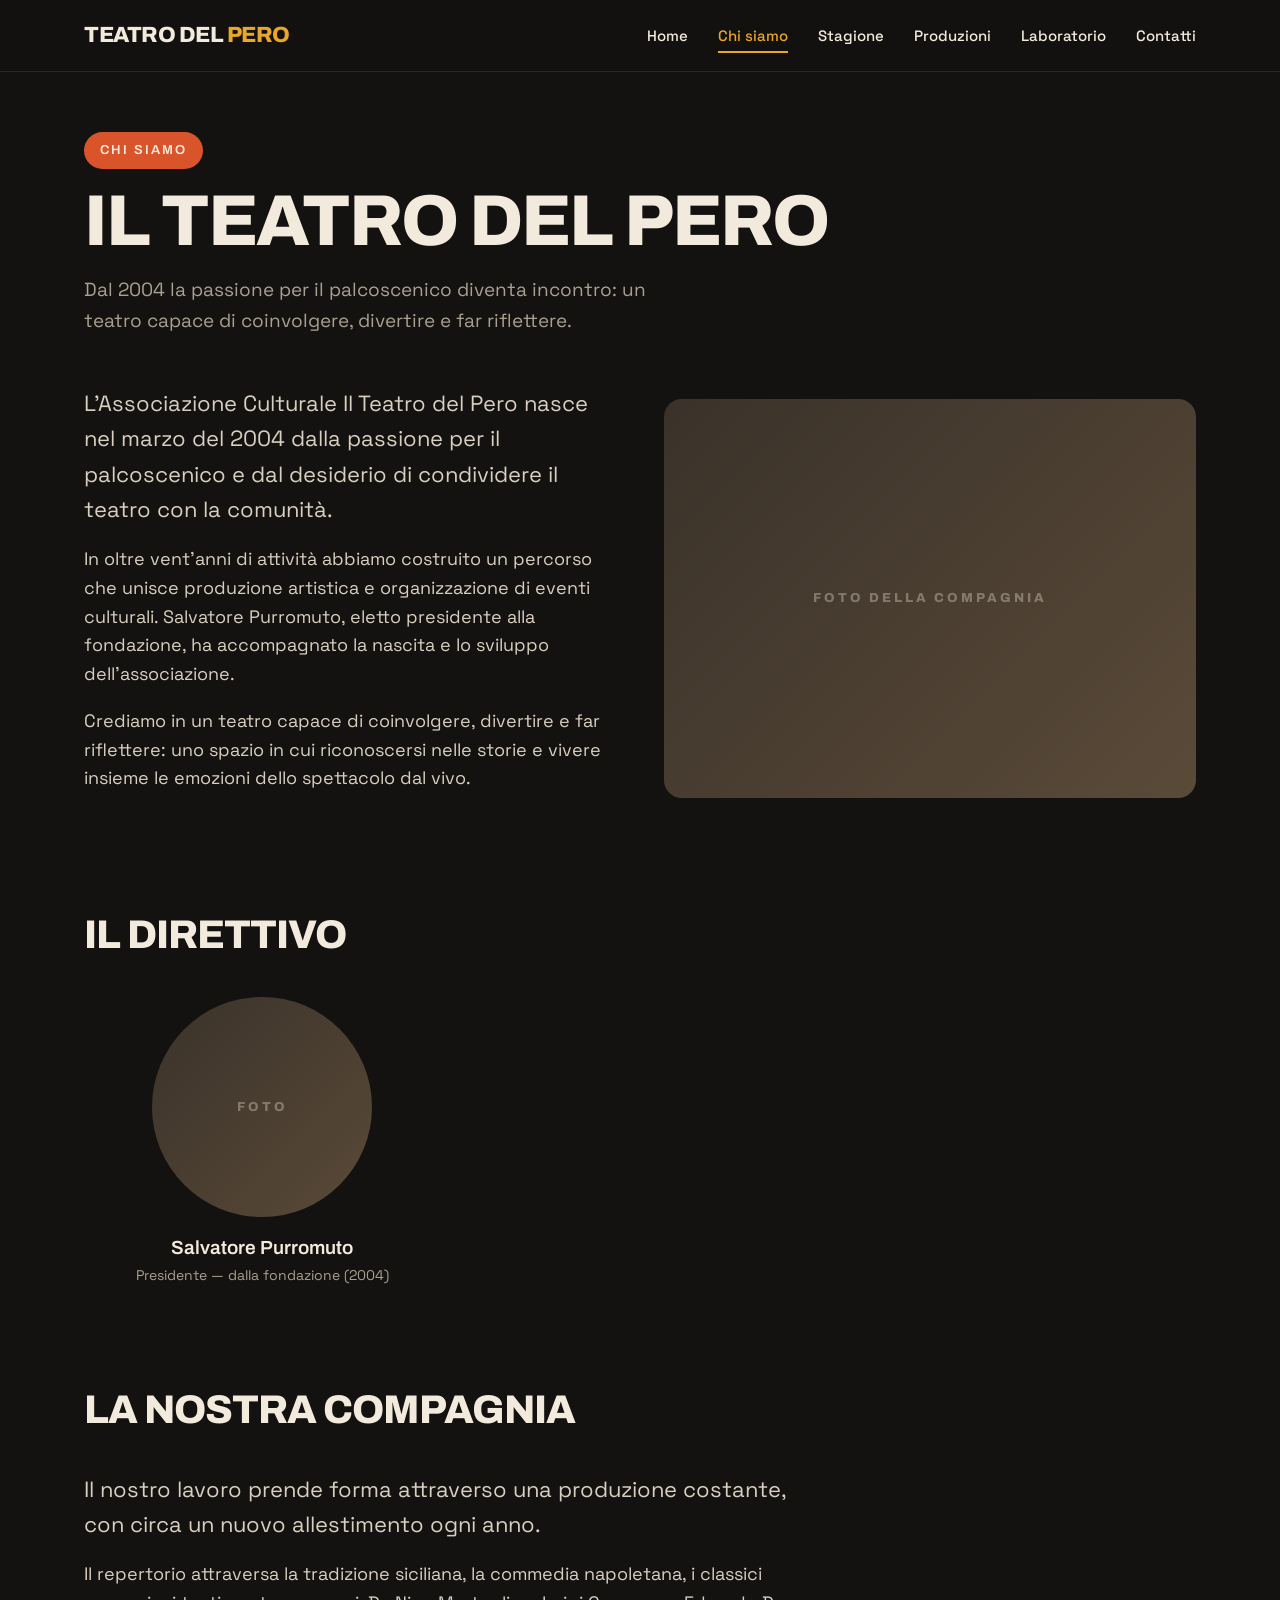
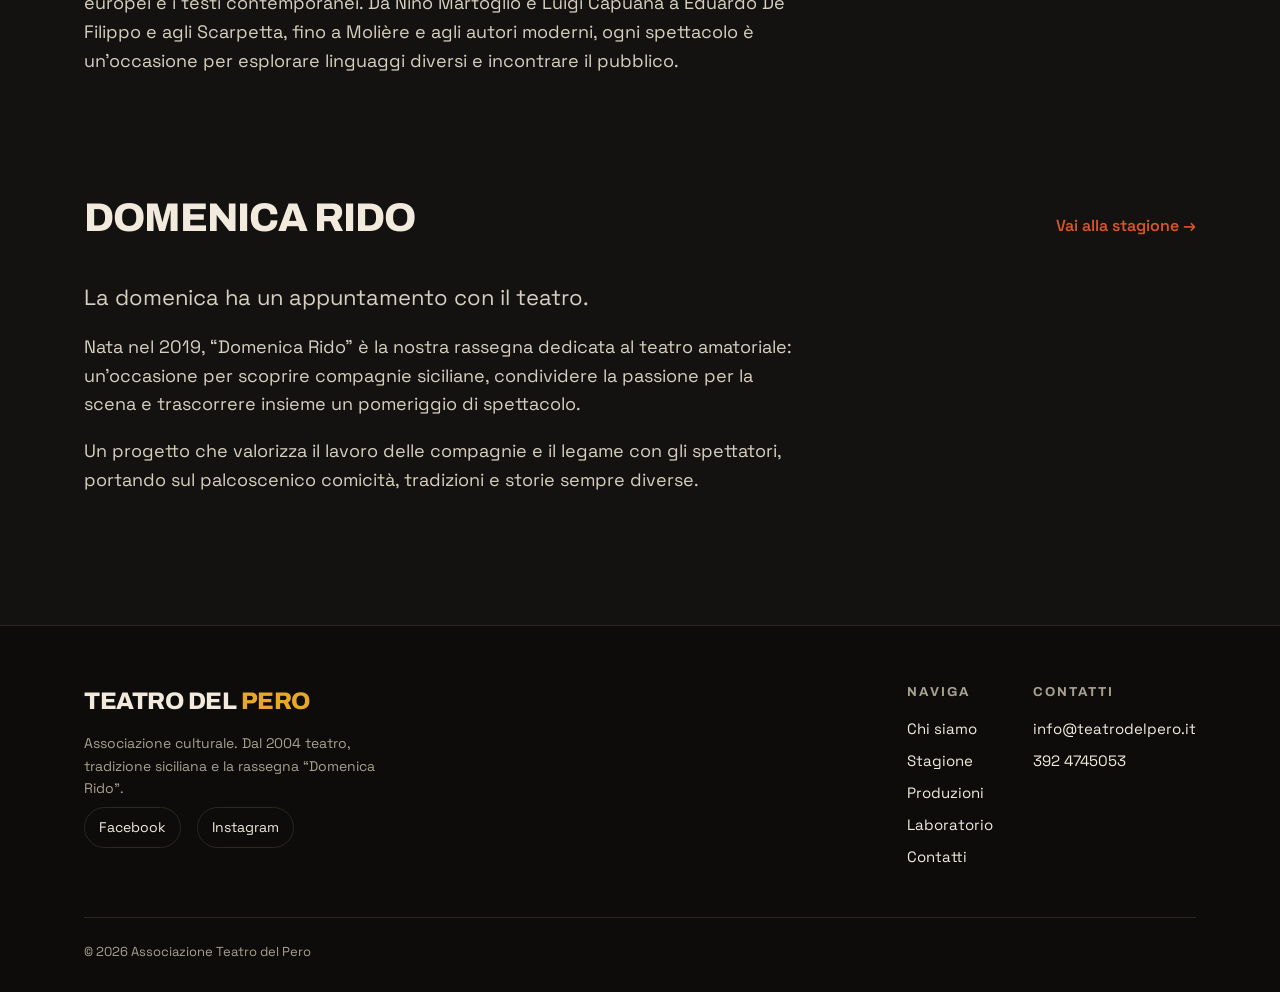
<file: site/chi-siamo.html>
<!DOCTYPE html>
<html lang="it">
<head>
  <meta charset="UTF-8">
  <meta name="viewport" content="width=device-width, initial-scale=1.0">
  <title>Chi siamo — Teatro del Pero</title>
  <meta name="description" content="La storia della compagnia Teatro del Pero, i suoi componenti e i premi ricevuti.">
  <link rel="icon" href="assets/img/favicon.svg" type="image/svg+xml">
  <link rel="preconnect" href="https://fonts.googleapis.com">
  <link rel="preconnect" href="https://fonts.gstatic.com" crossorigin>
  <link href="https://fonts.googleapis.com/css2?family=Space+Grotesk:wght@400;500;700&family=Archivo:wght@400;500;600;800&display=swap" rel="stylesheet">
  <link rel="stylesheet" href="assets/css/style.css">
</head>
<body>

  <header class="site-header">
    <div class="nav">
      <a href="index.html" class="brand">Teatro del <span>Pero</span></a>
      <button class="nav-toggle" aria-label="Apri menu" aria-expanded="false" aria-controls="nav-links">
        <span></span>
      </button>
      <ul class="nav-links" id="nav-links" data-open="false">
        <li><a href="index.html">Home</a></li>
        <li><a href="chi-siamo.html" aria-current="page">Chi siamo</a></li>
        <li><a href="stagione.html">Stagione</a></li>
        <li><a href="produzioni.html">Produzioni</a></li>
        <li><a href="laboratori.html">Laboratorio</a></li>
        <li><a href="contatti.html">Contatti</a></li>
      </ul>
    </div>
  </header>

  <main>
    <!-- ===================== PAGE HEAD ===================== -->
    <section class="page-head">
      <div class="wrap">
        <span class="kicker">Chi siamo</span>
        <h1>Il Teatro del Pero</h1>
        <!-- SEGNAPOSTO: sottotitolo -->
        <p>Dal 2004 la passione per il palcoscenico diventa incontro: un teatro capace di coinvolgere, divertire e far riflettere.</p>
      </div>
    </section>

    <!-- ===================== STORIA ===================== -->
    <section class="section" style="padding-top:30px;">
      <div class="wrap">
        <div class="grid grid-2" style="align-items:center; gap:48px;">
          <div class="prose">
            <!-- SEGNAPOSTO: testo storia della compagnia -->
            <p class="lead-big">L'Associazione Culturale Il Teatro del Pero nasce nel marzo del 2004 dalla passione per il palcoscenico e dal desiderio di condividere il teatro con la comunità.</p>
            <p>In oltre vent'anni di attività abbiamo costruito un percorso che unisce produzione artistica e organizzazione di eventi culturali. Salvatore Purromuto, eletto presidente alla fondazione, ha accompagnato la nascita e lo sviluppo dell'associazione.</p>
            <p>Crediamo in un teatro capace di coinvolgere, divertire e far riflettere: uno spazio in cui riconoscersi nelle storie e vivere insieme le emozioni dello spettacolo dal vivo.</p>
          </div>
          <div class="ph" data-label="Foto della compagnia" style="aspect-ratio:4/3;"></div>
        </div>
      </div>
    </section>

    <!-- ===================== DIRETTIVO ===================== -->
    <section class="section" style="padding-top:20px;">
      <div class="wrap">
        <div class="sec-head"><h2>Il direttivo</h2></div>
        <div class="grid grid-3">
          <!-- SEGNAPOSTO: il presidente. Copia il blocco .member per aggiungere
               altri membri del direttivo quando saranno definiti. -->
          <div class="member">
            <div class="ph" data-label="Foto"></div>
            <h3>Salvatore Purromuto</h3>
            <p>Presidente — dalla fondazione (2004)</p>
          </div>
        </div>
      </div>
    </section>

    <!-- ===================== LA NOSTRA COMPAGNIA ===================== -->
    <section class="section" style="padding-top:20px;">
      <div class="wrap">
        <div class="sec-head"><h2>La nostra compagnia</h2></div>
        <div class="prose">
          <p class="lead-big">Il nostro lavoro prende forma attraverso una produzione costante, con circa un nuovo allestimento ogni anno.</p>
          <p>Il repertorio attraversa la tradizione siciliana, la commedia napoletana, i classici europei e i testi contemporanei. Da Nino Martoglio e Luigi Capuana a Eduardo De Filippo e agli Scarpetta, fino a Molière e agli autori moderni, ogni spettacolo è un'occasione per esplorare linguaggi diversi e incontrare il pubblico.</p>
        </div>
      </div>
    </section>

    <!-- ===================== DOMENICA RIDO ===================== -->
    <section class="section" style="padding-top:20px;">
      <div class="wrap">
        <div class="sec-head">
          <h2>Domenica Rido</h2>
          <a href="stagione.html">Vai alla stagione &rarr;</a>
        </div>
        <div class="prose">
          <p class="lead-big">La domenica ha un appuntamento con il teatro.</p>
          <p>Nata nel 2019, “Domenica Rido” è la nostra rassegna dedicata al teatro amatoriale: un'occasione per scoprire compagnie siciliane, condividere la passione per la scena e trascorrere insieme un pomeriggio di spettacolo.</p>
          <p>Un progetto che valorizza il lavoro delle compagnie e il legame con gli spettatori, portando sul palcoscenico comicità, tradizioni e storie sempre diverse.</p>
        </div>
      </div>
    </section>
  </main>

  <footer class="site-footer">
    <div class="wrap">
      <div class="footer-top">
        <div>
          <a href="index.html" class="brand">Teatro del <span>Pero</span></a>
          <p>Associazione culturale. Dal 2004 teatro, tradizione siciliana e la rassegna “Domenica Rido”.</p>
          <div class="footer-social">
            <a href="https://www.facebook.com/associazioneteatrodelpero/" target="_blank" rel="noopener">Facebook</a>
            <a href="#" target="_blank" rel="noopener">Instagram</a>
          </div>
        </div>
        <div class="footer-links">
          <div class="footer-col">
            <h4>Naviga</h4>
            <a href="chi-siamo.html">Chi siamo</a>
            <a href="stagione.html">Stagione</a>
            <a href="produzioni.html">Produzioni</a>
            <a href="laboratori.html">Laboratorio</a>
            <a href="contatti.html">Contatti</a>
          </div>
          <div class="footer-col">
            <h4>Contatti</h4>
            <a href="mailto:info@teatrodelpero.it">info@teatrodelpero.it</a>
            <a href="tel:+393924745053">392 4745053</a>
          </div>
        </div>
      </div>
      <div class="footer-bottom">
        <span>&copy; <span id="year">2026</span> Associazione Teatro del Pero</span>
      </div>
    </div>
  </footer>

  <script src="assets/js/menu.js"></script>
  <script>document.getElementById('year').textContent = new Date().getFullYear();</script>
</body>
</html>
</file>
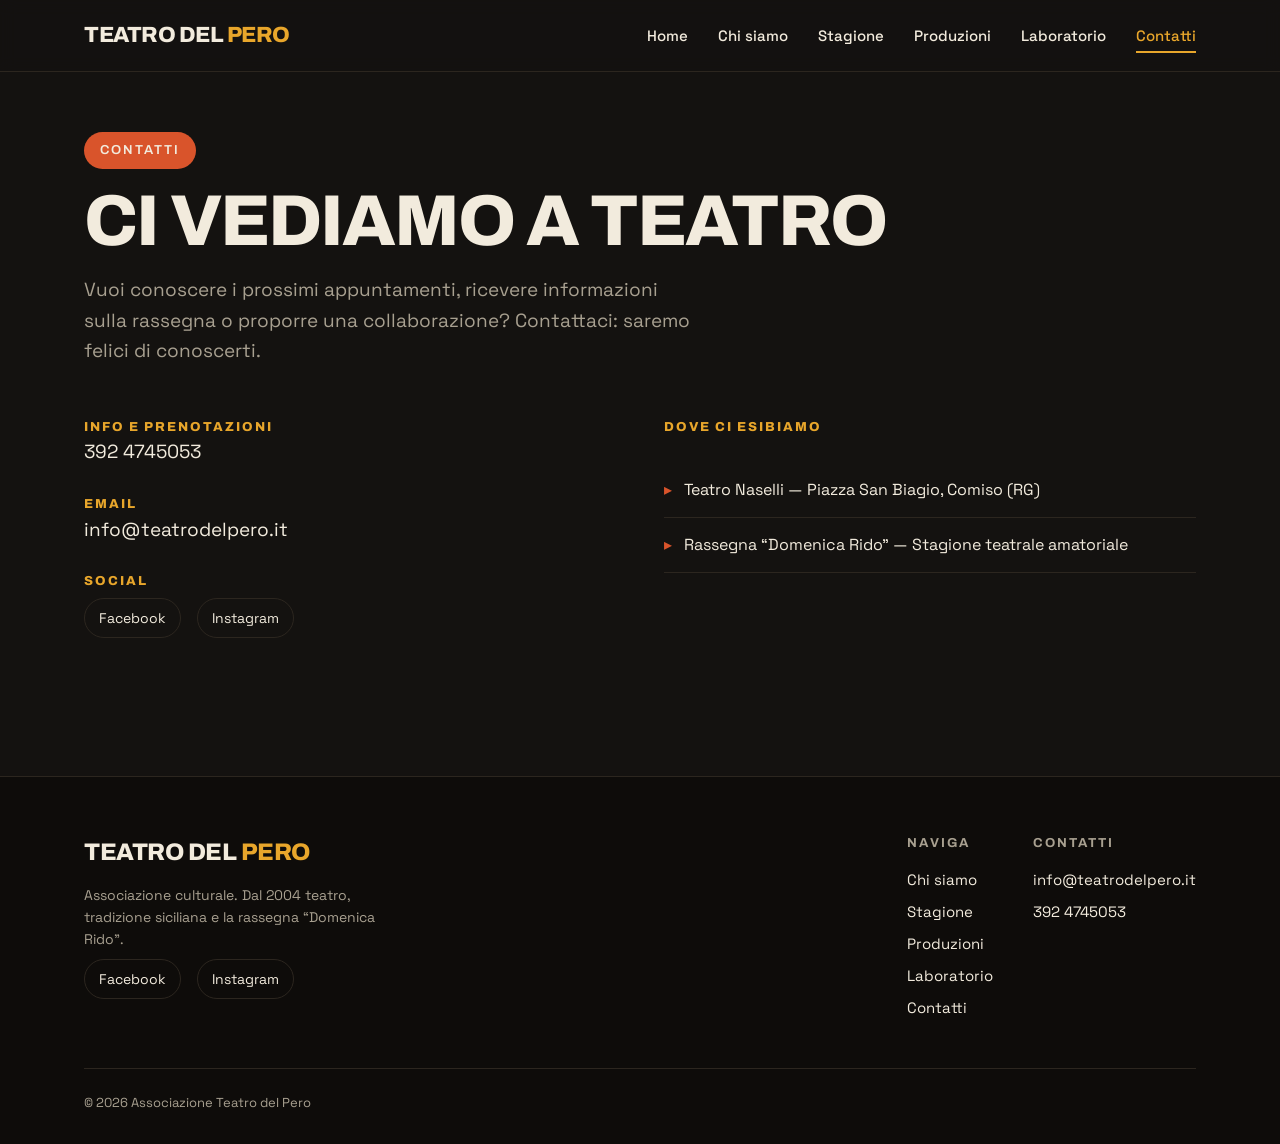
<file: site/contatti.html>
<!DOCTYPE html>
<html lang="it">
<head>
  <meta charset="UTF-8">
  <meta name="viewport" content="width=device-width, initial-scale=1.0">
  <title>Contatti — Teatro del Pero</title>
  <meta name="description" content="Contatti del Teatro del Pero: email, telefono, social e le location dove ci esibiamo.">
  <link rel="icon" href="assets/img/favicon.svg" type="image/svg+xml">
  <link rel="preconnect" href="https://fonts.googleapis.com">
  <link rel="preconnect" href="https://fonts.gstatic.com" crossorigin>
  <link href="https://fonts.googleapis.com/css2?family=Space+Grotesk:wght@400;500;700&family=Archivo:wght@400;500;600;800&display=swap" rel="stylesheet">
  <link rel="stylesheet" href="assets/css/style.css">
</head>
<body>

  <header class="site-header">
    <div class="nav">
      <a href="index.html" class="brand">Teatro del <span>Pero</span></a>
      <button class="nav-toggle" aria-label="Apri menu" aria-expanded="false" aria-controls="nav-links">
        <span></span>
      </button>
      <ul class="nav-links" id="nav-links" data-open="false">
        <li><a href="index.html">Home</a></li>
        <li><a href="chi-siamo.html">Chi siamo</a></li>
        <li><a href="stagione.html">Stagione</a></li>
        <li><a href="produzioni.html">Produzioni</a></li>
        <li><a href="laboratori.html">Laboratorio</a></li>
        <li><a href="contatti.html" aria-current="page">Contatti</a></li>
      </ul>
    </div>
  </header>

  <main>
    <section class="page-head">
      <div class="wrap">
        <span class="kicker">Contatti</span>
        <h1>Ci vediamo a teatro</h1>
        <p>Vuoi conoscere i prossimi appuntamenti, ricevere informazioni sulla rassegna o proporre una collaborazione? Contattaci: saremo felici di conoscerti.</p>
      </div>
    </section>

    <section class="section" style="padding-top:30px;">
      <div class="wrap">
        <div class="contact-grid">
          <!-- ===================== RECAPITI ===================== -->
          <div>
            <!-- SEGNAPOSTO: recapiti reali -->
            <div class="contact-item">
              <div class="lbl">Info e prenotazioni</div>
              <a href="tel:+393924745053">392 4745053</a>
            </div>
            <div class="contact-item">
              <div class="lbl">Email</div>
              <a href="mailto:info@teatrodelpero.it">info@teatrodelpero.it</a>
            </div>
            <div class="contact-item">
              <div class="lbl">Social</div>
              <div class="footer-social" style="margin-top:6px;">
                <a href="https://www.facebook.com/associazioneteatrodelpero/" target="_blank" rel="noopener">Facebook</a>
                <a href="#" target="_blank" rel="noopener">Instagram</a>
              </div>
            </div>
          </div>

          <!-- ===================== LOCATION DI ESIBIZIONE ===================== -->
          <div>
            <div class="contact-item">
              <div class="lbl">Dove ci esibiamo</div>
            </div>
            <!-- SEGNAPOSTO: location abituali di esibizione -->
            <ul class="locations">
              <li>Teatro Naselli — Piazza San Biagio, Comiso (RG)</li>
              <li>Rassegna “Domenica Rido” — Stagione teatrale amatoriale</li>
            </ul>
          </div>
        </div>
      </div>
    </section>
  </main>

  <footer class="site-footer">
    <div class="wrap">
      <div class="footer-top">
        <div>
          <a href="index.html" class="brand">Teatro del <span>Pero</span></a>
          <p>Associazione culturale. Dal 2004 teatro, tradizione siciliana e la rassegna “Domenica Rido”.</p>
          <div class="footer-social">
            <a href="https://www.facebook.com/associazioneteatrodelpero/" target="_blank" rel="noopener">Facebook</a>
            <a href="#" target="_blank" rel="noopener">Instagram</a>
          </div>
        </div>
        <div class="footer-links">
          <div class="footer-col">
            <h4>Naviga</h4>
            <a href="chi-siamo.html">Chi siamo</a>
            <a href="stagione.html">Stagione</a>
            <a href="produzioni.html">Produzioni</a>
            <a href="laboratori.html">Laboratorio</a>
            <a href="contatti.html">Contatti</a>
          </div>
          <div class="footer-col">
            <h4>Contatti</h4>
            <a href="mailto:info@teatrodelpero.it">info@teatrodelpero.it</a>
            <a href="tel:+393924745053">392 4745053</a>
          </div>
        </div>
      </div>
      <div class="footer-bottom">
        <span>&copy; <span id="year">2026</span> Associazione Teatro del Pero</span>
      </div>
    </div>
  </footer>

  <script src="assets/js/menu.js"></script>
  <script>document.getElementById('year').textContent = new Date().getFullYear();</script>
</body>
</html>
</file>
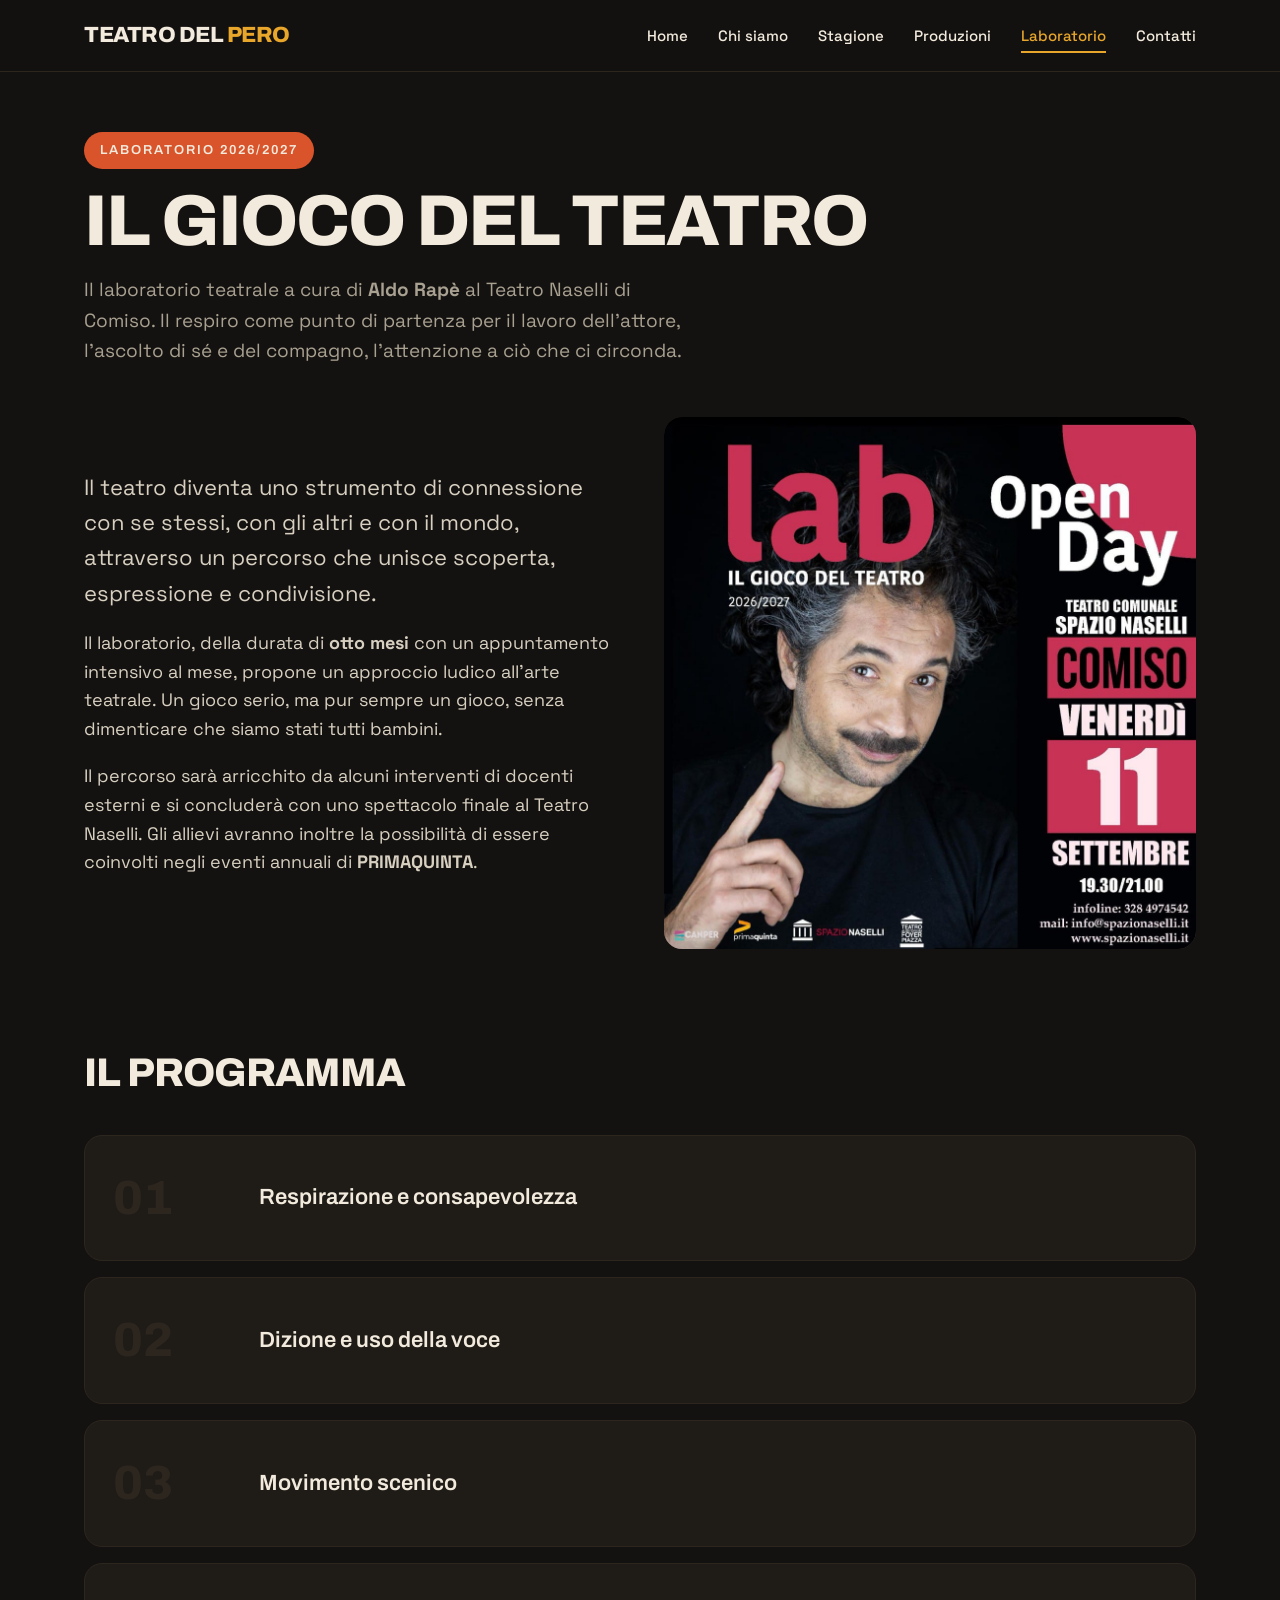
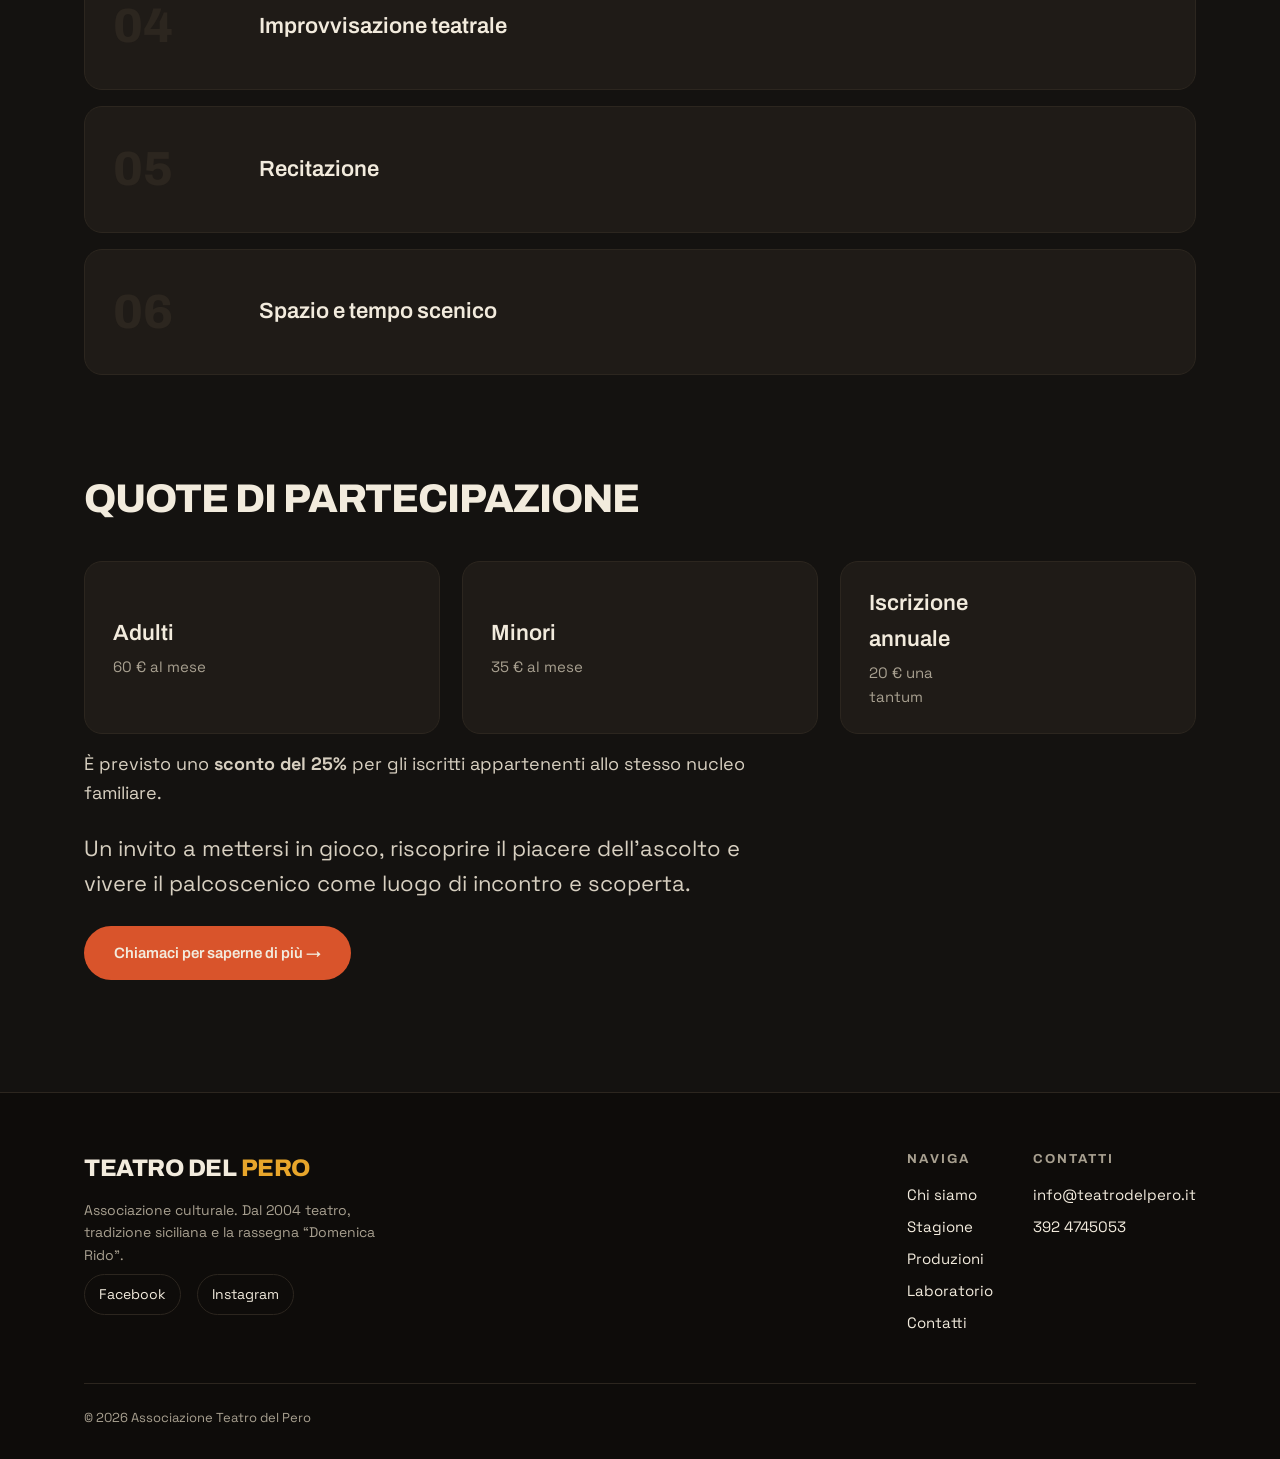
<file: site/laboratori.html>
<!DOCTYPE html>
<html lang="it">
<head>
  <meta charset="UTF-8">
  <meta name="viewport" content="width=device-width, initial-scale=1.0">
  <title>Laboratorio — Teatro del Pero</title>
  <meta name="description" content="“Il Gioco del Teatro”: il laboratorio teatrale a cura di Aldo Rapè al Teatro Naselli di Comiso. Otto mesi di respiro, voce, movimento e improvvisazione.">
  <link rel="icon" href="assets/img/favicon.svg" type="image/svg+xml">
  <link rel="preconnect" href="https://fonts.googleapis.com">
  <link rel="preconnect" href="https://fonts.gstatic.com" crossorigin>
  <link href="https://fonts.googleapis.com/css2?family=Space+Grotesk:wght@400;500;700&family=Archivo:wght@400;500;600;800&display=swap" rel="stylesheet">
  <link rel="stylesheet" href="assets/css/style.css">
</head>
<body>

  <header class="site-header">
    <div class="nav">
      <a href="index.html" class="brand">Teatro del <span>Pero</span></a>
      <button class="nav-toggle" aria-label="Apri menu" aria-expanded="false" aria-controls="nav-links">
        <span></span>
      </button>
      <ul class="nav-links" id="nav-links" data-open="false">
        <li><a href="index.html">Home</a></li>
        <li><a href="chi-siamo.html">Chi siamo</a></li>
        <li><a href="stagione.html">Stagione</a></li>
        <li><a href="produzioni.html">Produzioni</a></li>
        <li><a href="laboratori.html" aria-current="page">Laboratorio</a></li>
        <li><a href="contatti.html">Contatti</a></li>
      </ul>
    </div>
  </header>

  <main>
    <section class="page-head">
      <div class="wrap">
        <span class="kicker">Laboratorio 2026/2027</span>
        <h1>Il Gioco del Teatro</h1>
        <p>Il laboratorio teatrale a cura di <strong>Aldo Rapè</strong> al Teatro Naselli di Comiso. Il respiro come punto di partenza per il lavoro dell'attore, l'ascolto di sé e del compagno, l'attenzione a ciò che ci circonda.</p>
      </div>
    </section>

    <section class="section" style="padding-top:30px;">
      <div class="wrap">
        <div class="grid grid-2" style="align-items:center; gap:48px;">
          <div class="prose">
            <p class="lead-big">Il teatro diventa uno strumento di connessione con se stessi, con gli altri e con il mondo, attraverso un percorso che unisce scoperta, espressione e condivisione.</p>
            <p>Il laboratorio, della durata di <strong>otto mesi</strong> con un appuntamento intensivo al mese, propone un approccio ludico all'arte teatrale. Un gioco serio, ma pur sempre un gioco, senza dimenticare che siamo stati tutti bambini.</p>
            <p>Il percorso sarà arricchito da alcuni interventi di docenti esterni e si concluderà con uno spettacolo finale al Teatro Naselli. Gli allievi avranno inoltre la possibilità di essere coinvolti negli eventi annuali di <strong>PRIMAQUINTA</strong>.</p>
          </div>
          <div class="ph has-img" style="aspect-ratio:1/1;">
            <img src="assets/img/laboratorio.jpeg" alt="Locandina dell'Open Day del laboratorio “Il Gioco del Teatro” con Aldo Rapè allo Spazio Naselli di Comiso">
          </div>
        </div>
      </div>
    </section>

    <!-- ===================== PROGRAMMA ===================== -->
    <section class="section" style="padding-top:20px;">
      <div class="wrap">
        <div class="sec-head"><h2>Il programma</h2></div>
        <div class="grid" style="gap:16px;">
          <div class="lab">
            <div class="num">01</div>
            <div><h3>Respirazione e consapevolezza</h3></div>
          </div>
          <div class="lab">
            <div class="num">02</div>
            <div><h3>Dizione e uso della voce</h3></div>
          </div>
          <div class="lab">
            <div class="num">03</div>
            <div><h3>Movimento scenico</h3></div>
          </div>
          <div class="lab">
            <div class="num">04</div>
            <div><h3>Improvvisazione teatrale</h3></div>
          </div>
          <div class="lab">
            <div class="num">05</div>
            <div><h3>Recitazione</h3></div>
          </div>
          <div class="lab">
            <div class="num">06</div>
            <div><h3>Spazio e tempo scenico</h3></div>
          </div>
        </div>
      </div>
    </section>

    <!-- ===================== QUOTE ===================== -->
    <section class="section" style="padding-top:20px;">
      <div class="wrap">
        <div class="sec-head"><h2>Quote di partecipazione</h2></div>
        <div class="grid grid-3">
          <div class="lab">
            <div>
              <h3>Adulti</h3>
              <p>60 € al mese</p>
            </div>
          </div>
          <div class="lab">
            <div>
              <h3>Minori</h3>
              <p>35 € al mese</p>
            </div>
          </div>
          <div class="lab">
            <div>
              <h3>Iscrizione annuale</h3>
              <p>20 € una tantum</p>
            </div>
          </div>
        </div>
        <div class="prose" style="margin-top:16px;">
          <p>È previsto uno <strong>sconto del 25%</strong> per gli iscritti appartenenti allo stesso nucleo familiare.</p>
        </div>

        <div class="prose" style="margin-top:24px;">
          <p class="lead-big">Un invito a mettersi in gioco, riscoprire il piacere dell'ascolto e vivere il palcoscenico come luogo di incontro e scoperta.</p>
        </div>
        <div style="margin-top:24px;">
          <a href="contatti.html" class="btn btn-terra">Chiamaci per saperne di più &rarr;</a>
        </div>
      </div>
    </section>
  </main>

  <footer class="site-footer">
    <div class="wrap">
      <div class="footer-top">
        <div>
          <a href="index.html" class="brand">Teatro del <span>Pero</span></a>
          <p>Associazione culturale. Dal 2004 teatro, tradizione siciliana e la rassegna “Domenica Rido”.</p>
          <div class="footer-social">
            <a href="https://www.facebook.com/associazioneteatrodelpero/" target="_blank" rel="noopener">Facebook</a>
            <a href="#" target="_blank" rel="noopener">Instagram</a>
          </div>
        </div>
        <div class="footer-links">
          <div class="footer-col">
            <h4>Naviga</h4>
            <a href="chi-siamo.html">Chi siamo</a>
            <a href="stagione.html">Stagione</a>
            <a href="produzioni.html">Produzioni</a>
            <a href="laboratori.html">Laboratorio</a>
            <a href="contatti.html">Contatti</a>
          </div>
          <div class="footer-col">
            <h4>Contatti</h4>
            <a href="mailto:info@teatrodelpero.it">info@teatrodelpero.it</a>
            <a href="tel:+393924745053">392 4745053</a>
          </div>
        </div>
      </div>
      <div class="footer-bottom">
        <span>&copy; <span id="year">2026</span> Associazione Teatro del Pero</span>
      </div>
    </div>
  </footer>

  <script src="assets/js/menu.js"></script>
  <script>document.getElementById('year').textContent = new Date().getFullYear();</script>
</body>
</html>
</file>
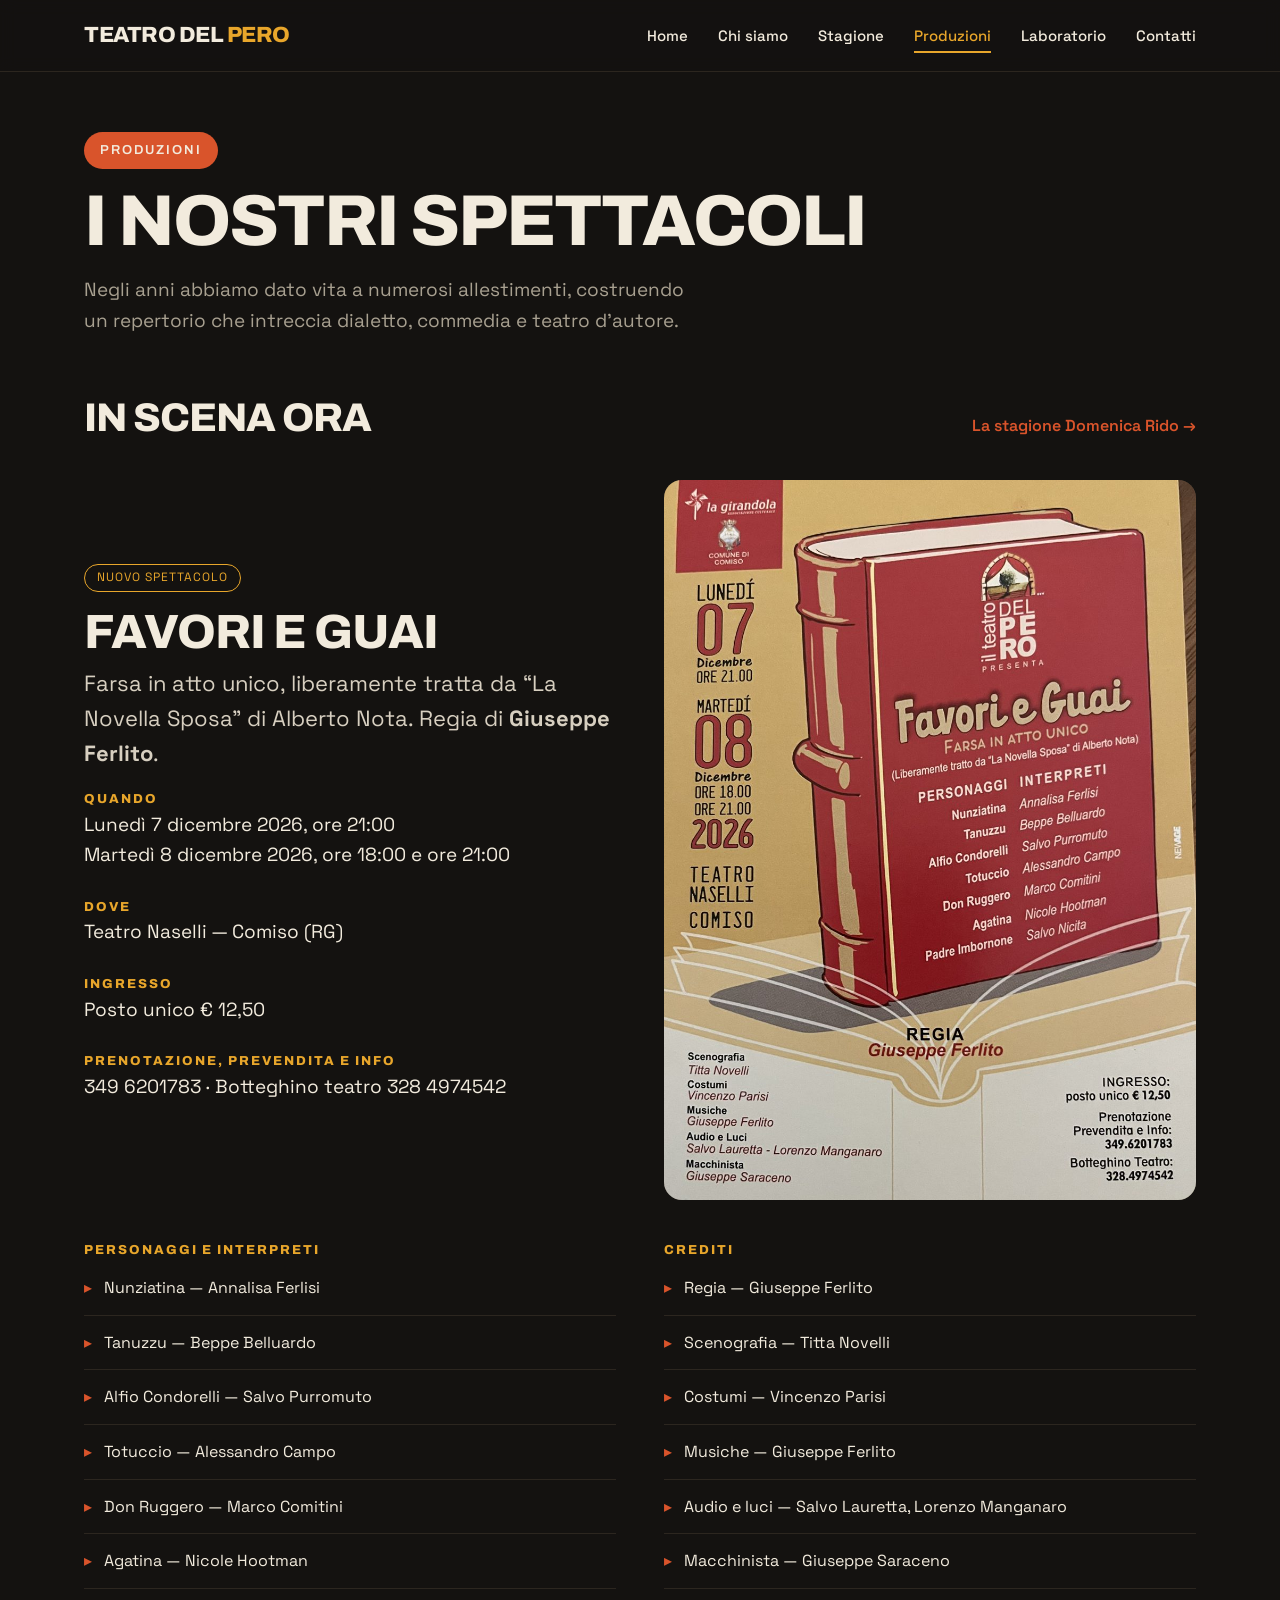
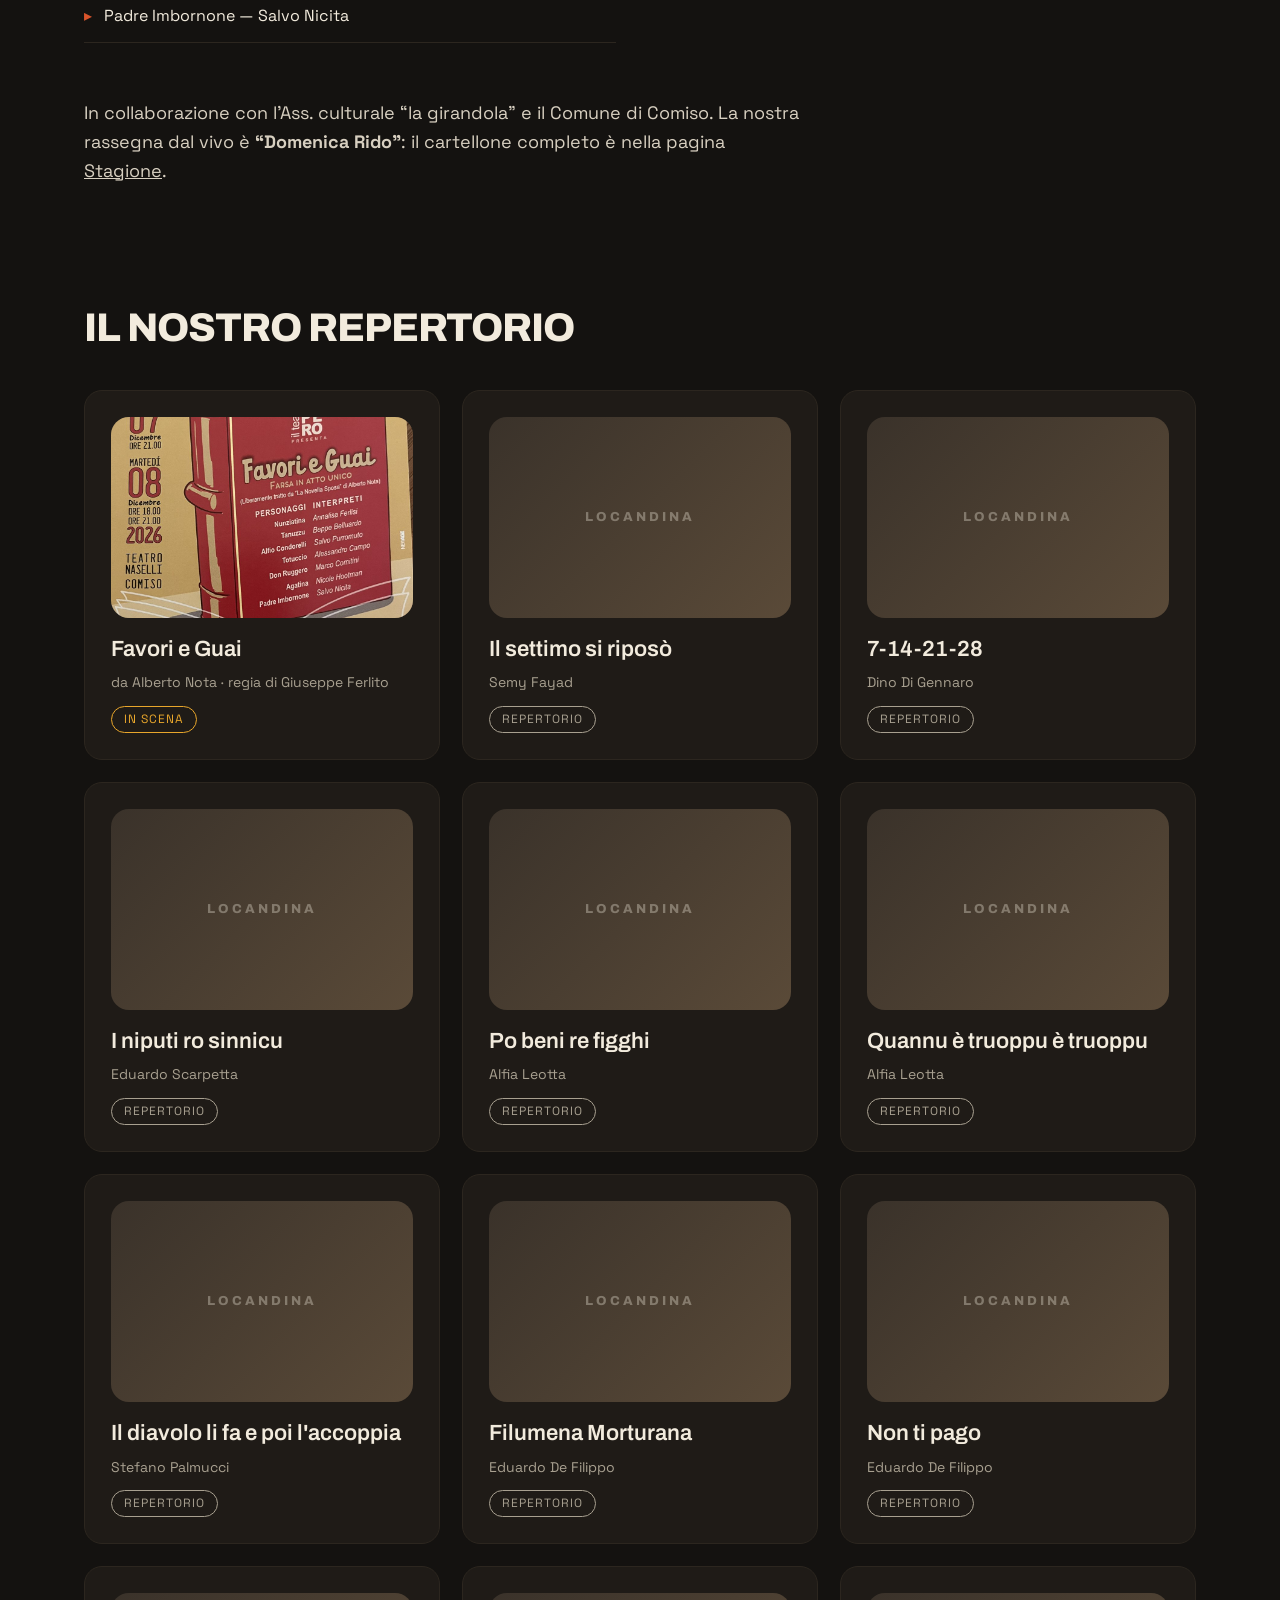
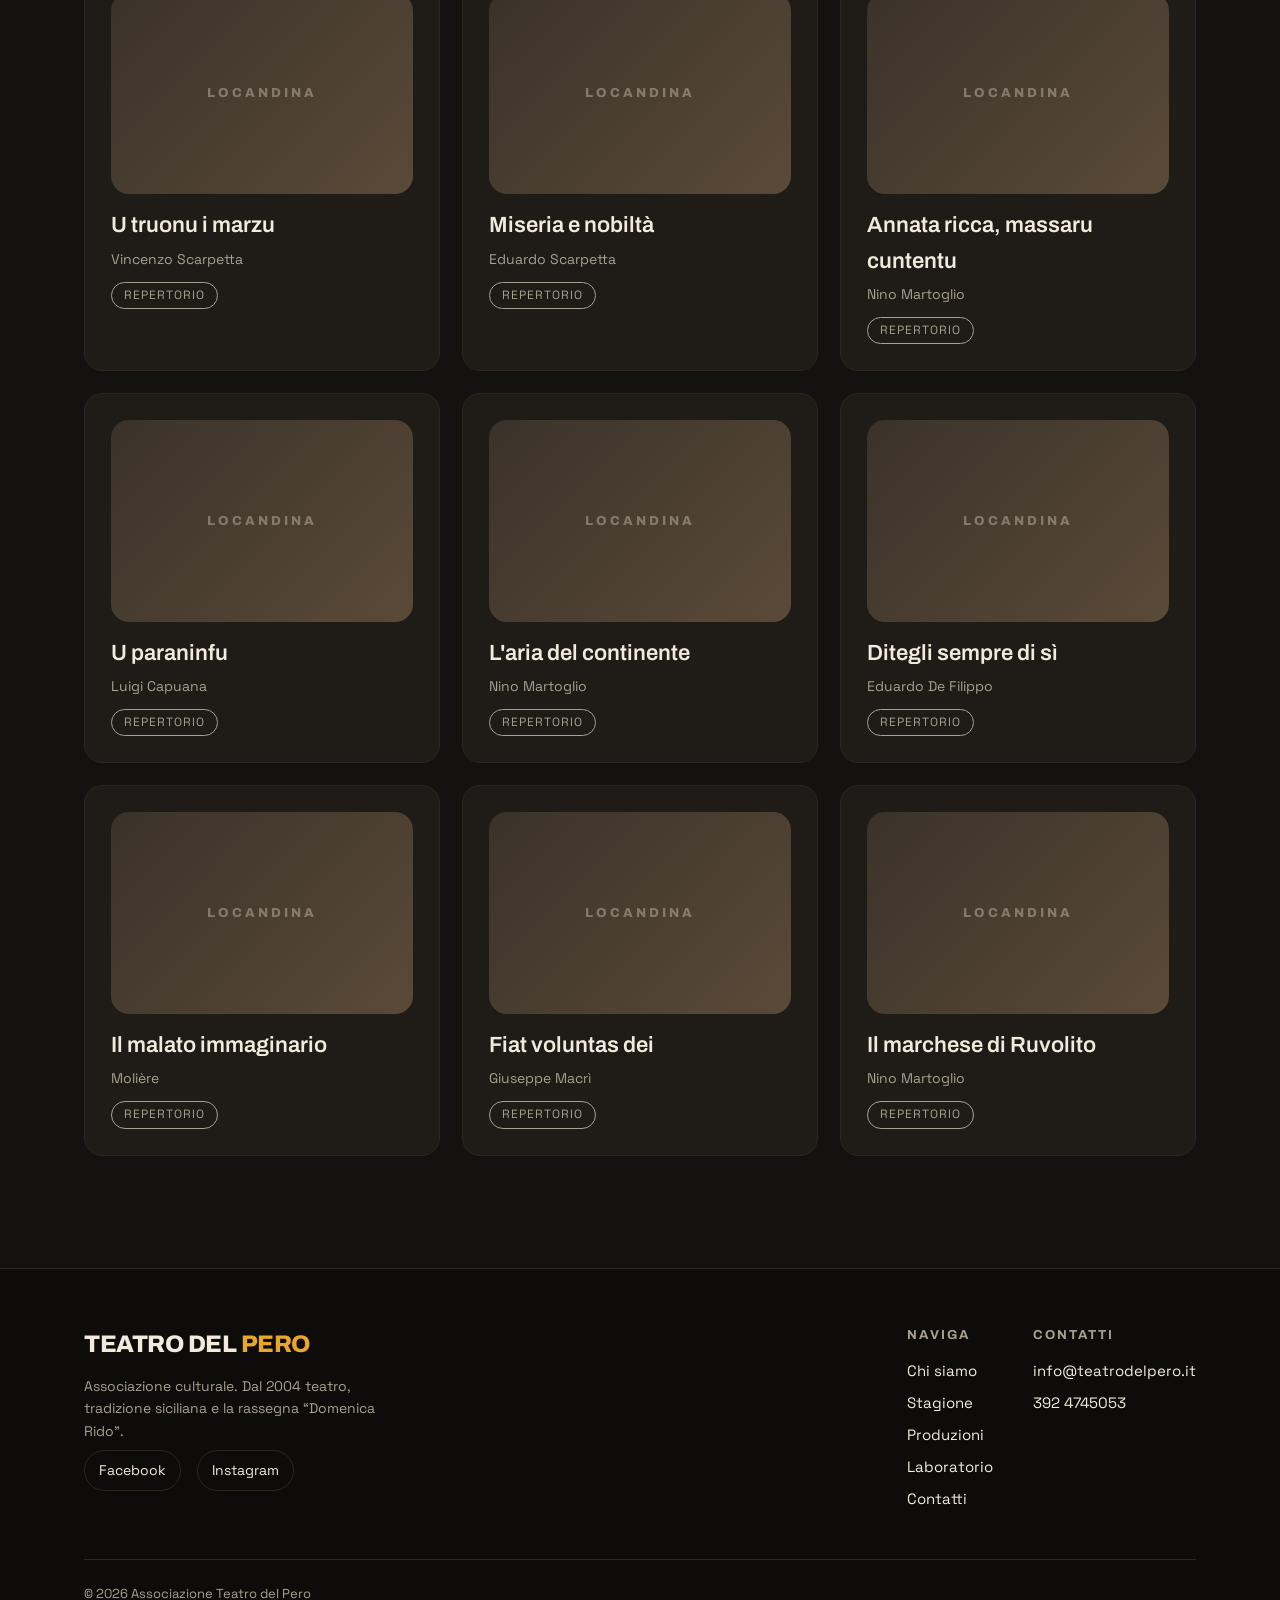
<file: site/produzioni.html>
<!DOCTYPE html>
<html lang="it">
<head>
  <meta charset="UTF-8">
  <meta name="viewport" content="width=device-width, initial-scale=1.0">
  <meta name="description" content="I nostri spettacoli: il repertorio del Teatro del Pero, dalla tradizione siciliana ai grandi autori della commedia.">
  <title>Produzioni — Teatro del Pero</title>
  <link rel="icon" href="assets/img/favicon.svg" type="image/svg+xml">
  <link rel="preconnect" href="https://fonts.googleapis.com">
  <link rel="preconnect" href="https://fonts.gstatic.com" crossorigin>
  <link href="https://fonts.googleapis.com/css2?family=Space+Grotesk:wght@400;500;700&family=Archivo:wght@400;500;600;800&display=swap" rel="stylesheet">
  <link rel="stylesheet" href="assets/css/style.css">
</head>
<body>

  <header class="site-header">
    <div class="nav">
      <a href="index.html" class="brand">Teatro del <span>Pero</span></a>
      <button class="nav-toggle" aria-label="Apri menu" aria-expanded="false" aria-controls="nav-links">
        <span></span>
      </button>
      <ul class="nav-links" id="nav-links" data-open="false">
        <li><a href="index.html">Home</a></li>
        <li><a href="chi-siamo.html">Chi siamo</a></li>
        <li><a href="stagione.html">Stagione</a></li>
        <li><a href="produzioni.html" aria-current="page">Produzioni</a></li>
        <li><a href="laboratori.html">Laboratorio</a></li>
        <li><a href="contatti.html">Contatti</a></li>
      </ul>
    </div>
  </header>

  <main>
    <section class="page-head">
      <div class="wrap">
        <span class="kicker">Produzioni</span>
        <h1>I nostri spettacoli</h1>
        <p>Negli anni abbiamo dato vita a numerosi allestimenti, costruendo un repertorio che intreccia dialetto, commedia e teatro d'autore.</p>
      </div>
    </section>

    <!-- ===================== IN SCENA / IN PRODUZIONE ===================== -->
    <section class="section" style="padding-top:30px;">
      <div class="wrap">
        <div class="sec-head">
          <h2>In scena ora</h2>
          <a href="stagione.html">La stagione Domenica Rido &rarr;</a>
        </div>

        <!-- NUOVO SPETTACOLO: Favori e Guai -->
        <div class="grid grid-2" id="favori-e-guai" style="align-items:center; gap:48px;">
          <div class="prose">
            <span class="pill">Nuovo spettacolo</span>
            <h3 style="font-family:'Archivo',sans-serif; font-weight:800; font-size:clamp(32px,5vw,48px); text-transform:uppercase; letter-spacing:-1px; line-height:1; margin:16px 0 10px;">Favori e Guai</h3>
            <p class="lead-big">Farsa in atto unico, liberamente tratta da “La Novella Sposa” di Alberto Nota. Regia di <strong>Giuseppe Ferlito</strong>.</p>

            <div class="contact-item">
              <div class="lbl">Quando</div>
              <p>Lunedì 7 dicembre 2026, ore 21:00<br>Martedì 8 dicembre 2026, ore 18:00 e ore 21:00</p>
            </div>
            <div class="contact-item">
              <div class="lbl">Dove</div>
              <p>Teatro Naselli — Comiso (RG)</p>
            </div>
            <div class="contact-item">
              <div class="lbl">Ingresso</div>
              <p>Posto unico € 12,50</p>
            </div>
            <div class="contact-item">
              <div class="lbl">Prenotazione, prevendita e info</div>
              <p><a href="tel:+393496201783">349 6201783</a> &middot; Botteghino teatro <a href="tel:+393284974542">328 4974542</a></p>
            </div>
          </div>
          <div class="ph has-img" style="aspect-ratio:1000/1354;">
            <img src="assets/img/favori-e-guai.jpg" alt="Locandina di “Favori e Guai”, farsa in atto unico del Teatro del Pero: 7 e 8 dicembre 2026 al Teatro Naselli di Comiso, regia di Giuseppe Ferlito" loading="lazy">
          </div>
        </div>

        <div class="grid grid-2" style="gap:48px; margin-top:40px;">
          <div class="contact-item">
            <div class="lbl">Personaggi e interpreti</div>
            <ul class="locations">
              <li>Nunziatina — Annalisa Ferlisi</li>
              <li>Tanuzzu — Beppe Belluardo</li>
              <li>Alfio Condorelli — Salvo Purromuto</li>
              <li>Totuccio — Alessandro Campo</li>
              <li>Don Ruggero — Marco Comitini</li>
              <li>Agatina — Nicole Hootman</li>
              <li>Padre Imbornone — Salvo Nicita</li>
            </ul>
          </div>
          <div class="contact-item">
            <div class="lbl">Crediti</div>
            <ul class="locations">
              <li>Regia — Giuseppe Ferlito</li>
              <li>Scenografia — Titta Novelli</li>
              <li>Costumi — Vincenzo Parisi</li>
              <li>Musiche — Giuseppe Ferlito</li>
              <li>Audio e luci — Salvo Lauretta, Lorenzo Manganaro</li>
              <li>Macchinista — Giuseppe Saraceno</li>
            </ul>
          </div>
        </div>

        <div class="prose" style="margin-top:30px;">
          <p>In collaborazione con l'Ass. culturale “la girandola” e il Comune di Comiso. La nostra rassegna dal vivo è <strong>“Domenica Rido”</strong>: il cartellone completo è nella pagina <a href="stagione.html">Stagione</a>.</p>
        </div>
      </div>
    </section>

    <!-- ===================== REPERTORIO ===================== -->
    <section class="section" style="padding-top:20px;">
      <div class="wrap">
        <div class="sec-head"><h2>Il nostro repertorio</h2></div>
        <div class="grid grid-3">
          <!-- SEGNAPOSTO: card spettacolo. Copia il blocco per aggiungerne altri. -->
          <a href="#favori-e-guai" class="tile prod-card">
            <div class="ph has-img"><img src="assets/img/favori-e-guai.jpg" alt="" loading="lazy" style="object-position:center 40%;"></div>
            <h3>Favori e Guai</h3>
            <p>da Alberto Nota &middot; regia di Giuseppe Ferlito</p>
            <span class="pill">In scena</span>
          </a>
          <article class="tile prod-card">
            <div class="ph" data-label="Locandina"></div>
            <h3>Il settimo si riposò</h3>
            <p>Semy Fayad</p>
            <span class="pill archivio">Repertorio</span>
          </article>
          <article class="tile prod-card">
            <div class="ph" data-label="Locandina"></div>
            <h3>7-14-21-28</h3>
            <p>Dino Di Gennaro</p>
            <span class="pill archivio">Repertorio</span>
          </article>
          <article class="tile prod-card">
            <div class="ph" data-label="Locandina"></div>
            <h3>I niputi ro sinnicu</h3>
            <p>Eduardo Scarpetta</p>
            <span class="pill archivio">Repertorio</span>
          </article>
          <article class="tile prod-card">
            <div class="ph" data-label="Locandina"></div>
            <h3>Po beni re figghi</h3>
            <p>Alfia Leotta</p>
            <span class="pill archivio">Repertorio</span>
          </article>
          <article class="tile prod-card">
            <div class="ph" data-label="Locandina"></div>
            <h3>Quannu è truoppu è truoppu</h3>
            <p>Alfia Leotta</p>
            <span class="pill archivio">Repertorio</span>
          </article>
          <article class="tile prod-card">
            <div class="ph" data-label="Locandina"></div>
            <h3>Il diavolo li fa e poi l'accoppia</h3>
            <p>Stefano Palmucci</p>
            <span class="pill archivio">Repertorio</span>
          </article>
          <article class="tile prod-card">
            <div class="ph" data-label="Locandina"></div>
            <h3>Filumena Morturana</h3>
            <p>Eduardo De Filippo</p>
            <span class="pill archivio">Repertorio</span>
          </article>
          <article class="tile prod-card">
            <div class="ph" data-label="Locandina"></div>
            <h3>Non ti pago</h3>
            <p>Eduardo De Filippo</p>
            <span class="pill archivio">Repertorio</span>
          </article>
          <article class="tile prod-card">
            <div class="ph" data-label="Locandina"></div>
            <h3>U truonu i marzu</h3>
            <p>Vincenzo Scarpetta</p>
            <span class="pill archivio">Repertorio</span>
          </article>
          <article class="tile prod-card">
            <div class="ph" data-label="Locandina"></div>
            <h3>Miseria e nobiltà</h3>
            <p>Eduardo Scarpetta</p>
            <span class="pill archivio">Repertorio</span>
          </article>
          <article class="tile prod-card">
            <div class="ph" data-label="Locandina"></div>
            <h3>Annata ricca, massaru cuntentu</h3>
            <p>Nino Martoglio</p>
            <span class="pill archivio">Repertorio</span>
          </article>
          <article class="tile prod-card">
            <div class="ph" data-label="Locandina"></div>
            <h3>U paraninfu</h3>
            <p>Luigi Capuana</p>
            <span class="pill archivio">Repertorio</span>
          </article>
          <article class="tile prod-card">
            <div class="ph" data-label="Locandina"></div>
            <h3>L'aria del continente</h3>
            <p>Nino Martoglio</p>
            <span class="pill archivio">Repertorio</span>
          </article>
          <article class="tile prod-card">
            <div class="ph" data-label="Locandina"></div>
            <h3>Ditegli sempre di sì</h3>
            <p>Eduardo De Filippo</p>
            <span class="pill archivio">Repertorio</span>
          </article>
          <article class="tile prod-card">
            <div class="ph" data-label="Locandina"></div>
            <h3>Il malato immaginario</h3>
            <p>Molière</p>
            <span class="pill archivio">Repertorio</span>
          </article>
          <article class="tile prod-card">
            <div class="ph" data-label="Locandina"></div>
            <h3>Fiat voluntas dei</h3>
            <p>Giuseppe Macrì</p>
            <span class="pill archivio">Repertorio</span>
          </article>
          <article class="tile prod-card">
            <div class="ph" data-label="Locandina"></div>
            <h3>Il marchese di Ruvolito</h3>
            <p>Nino Martoglio</p>
            <span class="pill archivio">Repertorio</span>
          </article>
        </div>
      </div>
    </section>
  </main>

  <footer class="site-footer">
    <div class="wrap">
      <div class="footer-top">
        <div>
          <a href="index.html" class="brand">Teatro del <span>Pero</span></a>
          <p>Associazione culturale. Dal 2004 teatro, tradizione siciliana e la rassegna “Domenica Rido”.</p>
          <div class="footer-social">
            <a href="https://www.facebook.com/associazioneteatrodelpero/" target="_blank" rel="noopener">Facebook</a>
            <a href="#" target="_blank" rel="noopener">Instagram</a>
          </div>
        </div>
        <div class="footer-links">
          <div class="footer-col">
            <h4>Naviga</h4>
            <a href="chi-siamo.html">Chi siamo</a>
            <a href="stagione.html">Stagione</a>
            <a href="produzioni.html">Produzioni</a>
            <a href="laboratori.html">Laboratorio</a>
            <a href="contatti.html">Contatti</a>
          </div>
          <div class="footer-col">
            <h4>Contatti</h4>
            <a href="mailto:info@teatrodelpero.it">info@teatrodelpero.it</a>
            <a href="tel:+393924745053">392 4745053</a>
          </div>
        </div>
      </div>
      <div class="footer-bottom">
        <span>&copy; <span id="year">2026</span> Associazione Teatro del Pero</span>
      </div>
    </div>
  </footer>

  <script src="assets/js/menu.js"></script>
  <script>document.getElementById('year').textContent = new Date().getFullYear();</script>
</body>
</html>
</file>
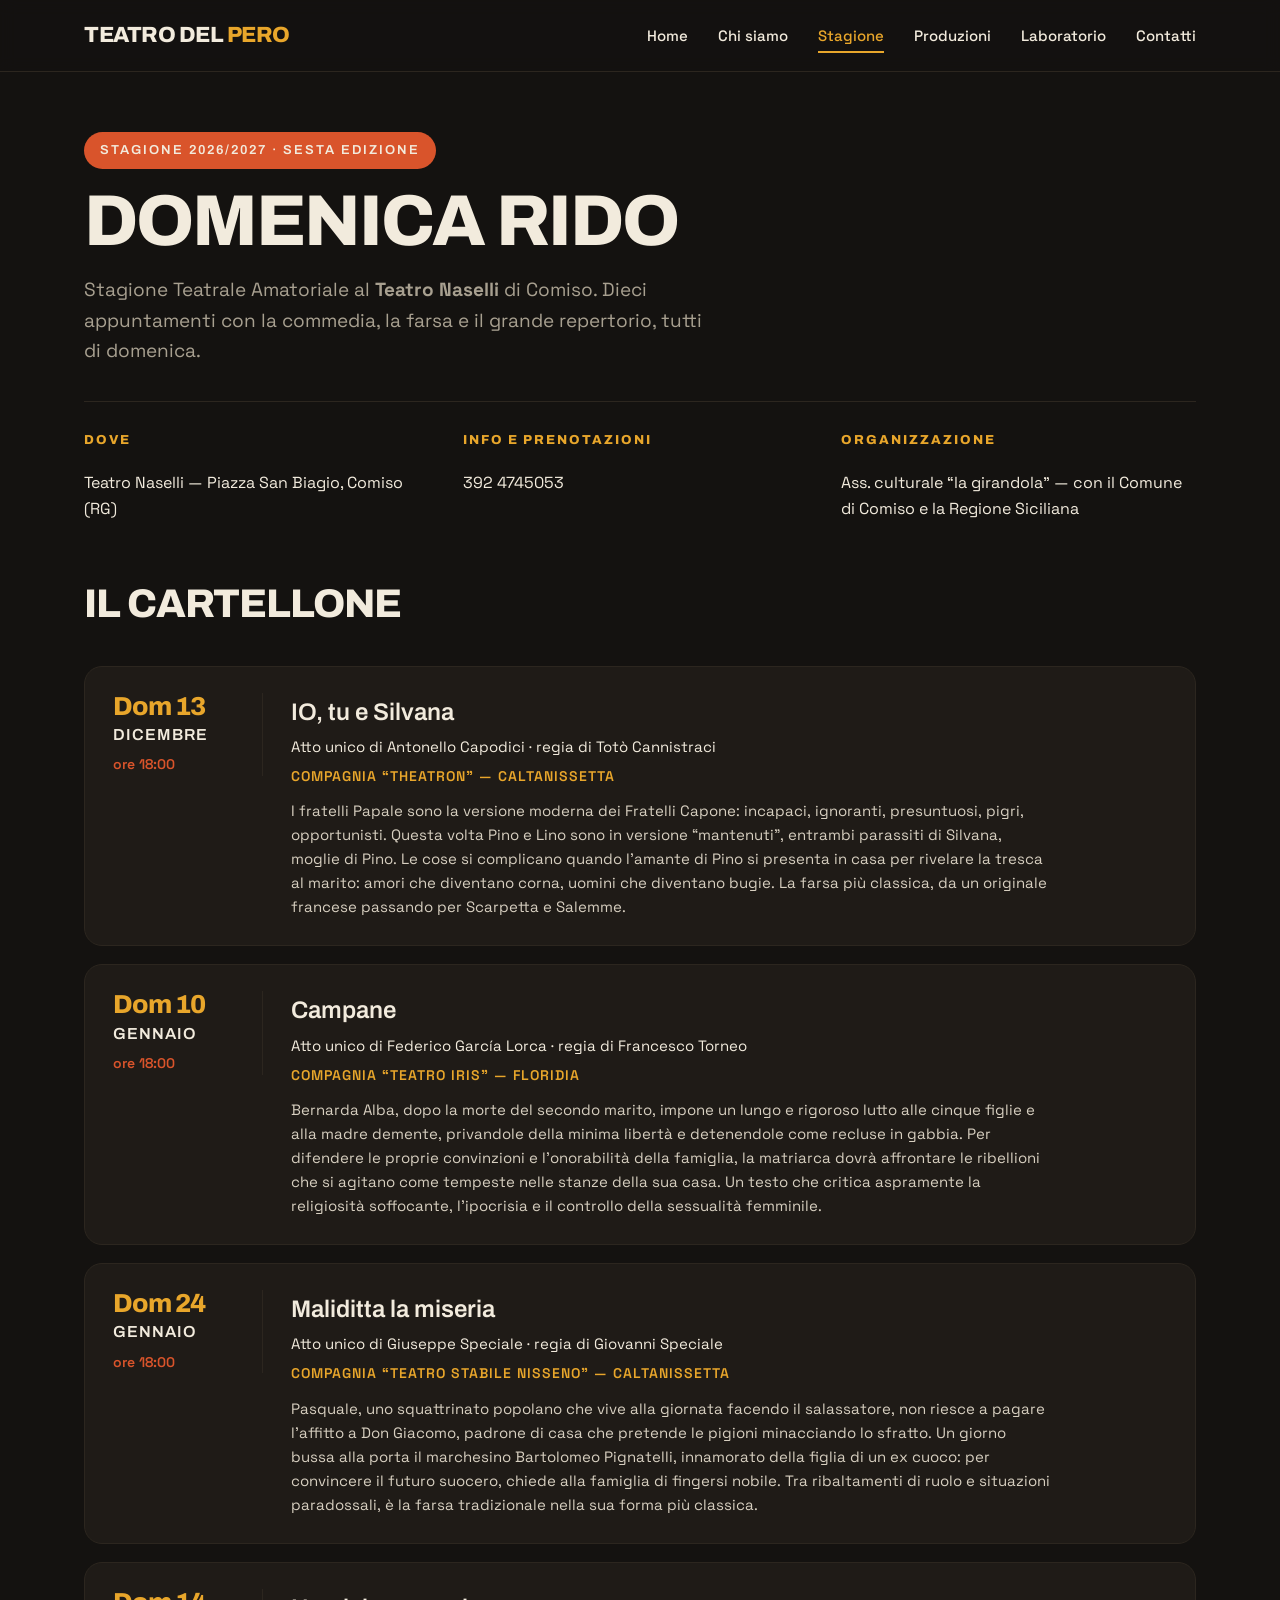
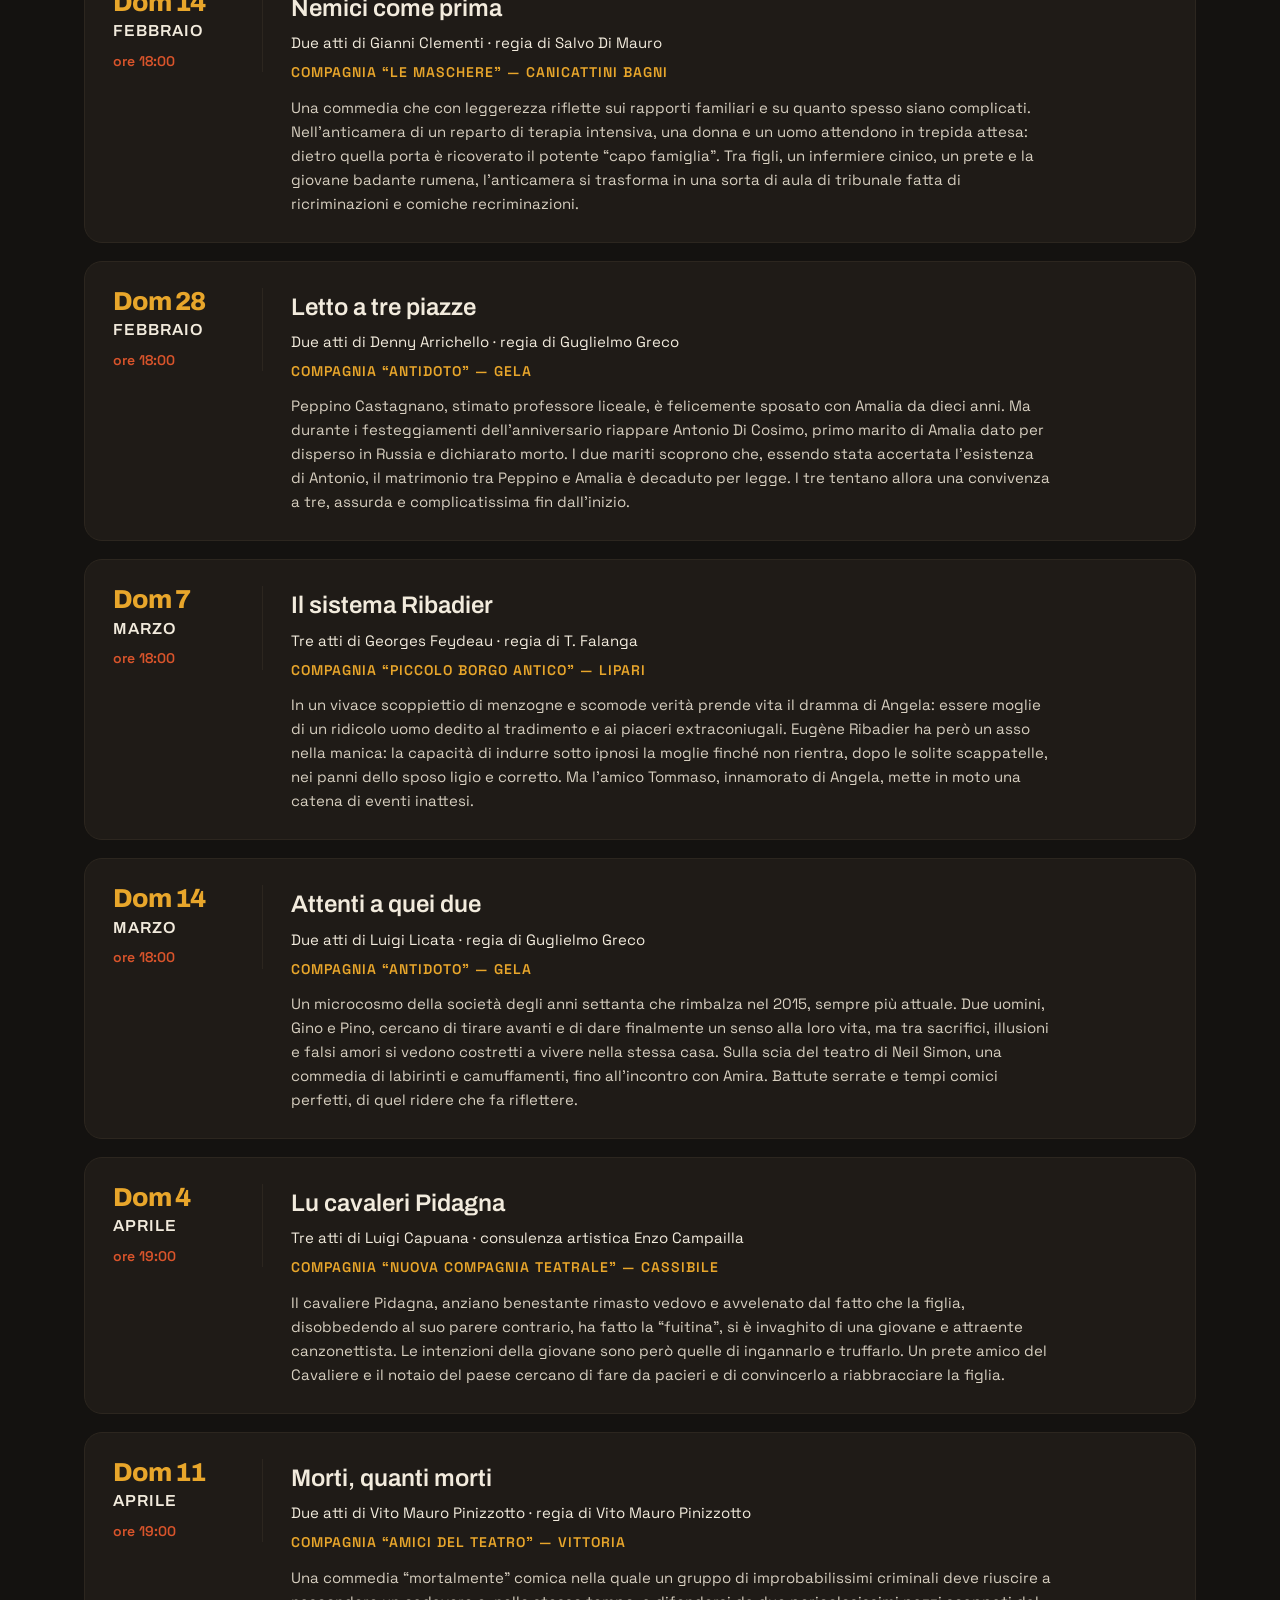
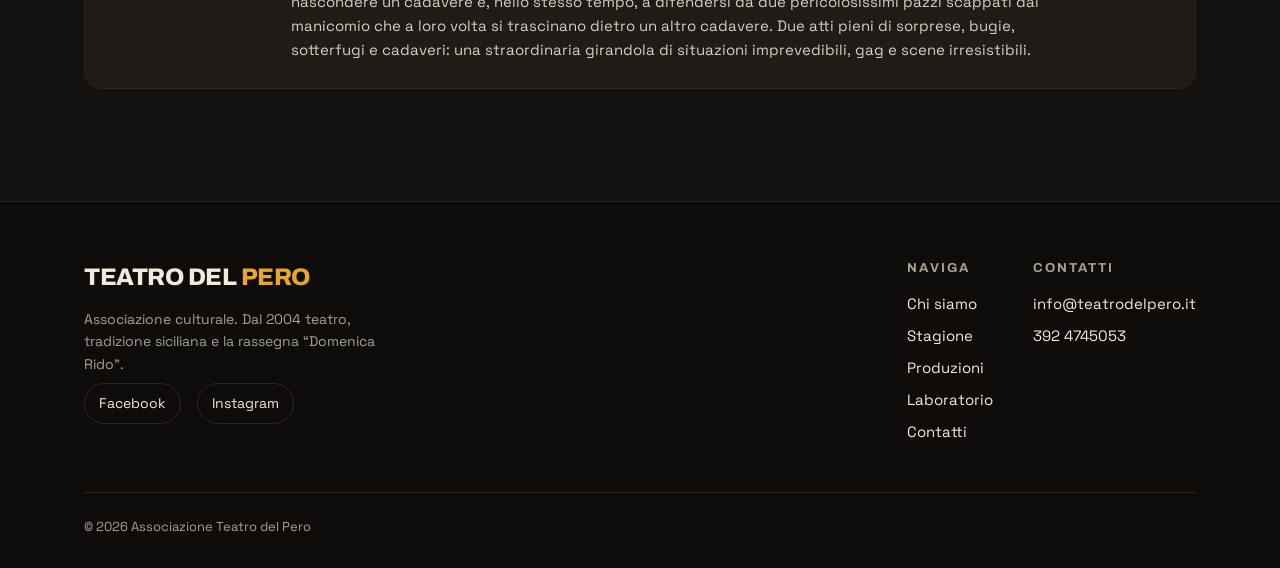
<file: site/stagione.html>
<!DOCTYPE html>
<html lang="it">
<head>
  <meta charset="UTF-8">
  <meta name="viewport" content="width=device-width, initial-scale=1.0">
  <title>Stagione 2026/2027 — Teatro del Pero</title>
  <meta name="description" content="Domenica Rido — Stagione Teatrale Amatoriale 2026/2027, sesta edizione. Il cartellone completo degli spettacoli al Teatro Naselli di Comiso.">
  <link rel="icon" href="assets/img/favicon.svg" type="image/svg+xml">
  <link rel="preconnect" href="https://fonts.googleapis.com">
  <link rel="preconnect" href="https://fonts.gstatic.com" crossorigin>
  <link href="https://fonts.googleapis.com/css2?family=Space+Grotesk:wght@400;500;700&family=Archivo:wght@400;500;600;800&display=swap" rel="stylesheet">
  <link rel="stylesheet" href="assets/css/style.css">
</head>
<body>

  <header class="site-header">
    <div class="nav">
      <a href="index.html" class="brand">Teatro del <span>Pero</span></a>
      <button class="nav-toggle" aria-label="Apri menu" aria-expanded="false" aria-controls="nav-links">
        <span></span>
      </button>
      <ul class="nav-links" id="nav-links" data-open="false">
        <li><a href="index.html">Home</a></li>
        <li><a href="chi-siamo.html">Chi siamo</a></li>
        <li><a href="stagione.html" aria-current="page">Stagione</a></li>
        <li><a href="produzioni.html">Produzioni</a></li>
        <li><a href="laboratori.html">Laboratorio</a></li>
        <li><a href="contatti.html">Contatti</a></li>
      </ul>
    </div>
  </header>

  <main>
    <!-- ===================== INTESTAZIONE STAGIONE ===================== -->
    <section class="page-head">
      <div class="wrap">
        <span class="kicker">Stagione 2026/2027 &middot; Sesta edizione</span>
        <h1>Domenica Rido</h1>
        <p>Stagione Teatrale Amatoriale al <strong>Teatro Naselli</strong> di Comiso. Dieci appuntamenti con la commedia, la farsa e il grande repertorio, tutti di domenica.</p>
        <!-- SEGNAPOSTO: box informazioni pratiche della stagione -->
        <div class="season-info">
          <div class="season-info-item">
            <div class="lbl">Dove</div>
            <p>Teatro Naselli — Piazza San Biagio, Comiso (RG)</p>
          </div>
          <div class="season-info-item">
            <div class="lbl">Info e prenotazioni</div>
            <p><a href="tel:+393924745053">392 4745053</a></p>
          </div>
          <div class="season-info-item">
            <div class="lbl">Organizzazione</div>
            <p>Ass. culturale “la girandola” — con il Comune di Comiso e la Regione Siciliana</p>
          </div>
        </div>
      </div>
    </section>

    <!-- ===================== CARTELLONE ===================== -->
    <section class="section" style="padding-top:30px;">
      <div class="wrap">
        <div class="sec-head"><h2>Il cartellone</h2></div>

        <!-- SEGNAPOSTO: card spettacolo. Copia un blocco <article class="show"> ... </article>
             per aggiungerne altri, o cancellane uno per toglierlo. -->
        <div class="season-list">

          <!-- 1 -->
          <article class="show" id="io-tu-e-silvana">
            <div class="show-date">
              <span class="d-day">Dom 13</span>
              <span class="d-mon">Dicembre</span>
              <span class="d-time">ore 18:00</span>
            </div>
            <div class="show-body">
              <h3>IO, tu e Silvana</h3>
              <p class="show-meta">Atto unico di Antonello Capodici &middot; regia di Totò Cannistraci</p>
              <p class="show-company">Compagnia “Theatron” — Caltanissetta</p>
              <p class="show-synopsis">I fratelli Papale sono la versione moderna dei Fratelli Capone: incapaci, ignoranti, presuntuosi, pigri, opportunisti. Questa volta Pino e Lino sono in versione “mantenuti”, entrambi parassiti di Silvana, moglie di Pino. Le cose si complicano quando l'amante di Pino si presenta in casa per rivelare la tresca al marito: amori che diventano corna, uomini che diventano bugie. La farsa più classica, da un originale francese passando per Scarpetta e Salemme.</p>
            </div>
          </article>

          <!-- 2 -->
          <article class="show" id="campane">
            <div class="show-date">
              <span class="d-day">Dom 10</span>
              <span class="d-mon">Gennaio</span>
              <span class="d-time">ore 18:00</span>
            </div>
            <div class="show-body">
              <h3>Campane</h3>
              <p class="show-meta">Atto unico di Federico García Lorca &middot; regia di Francesco Torneo</p>
              <p class="show-company">Compagnia “Teatro Iris” — Floridia</p>
              <p class="show-synopsis">Bernarda Alba, dopo la morte del secondo marito, impone un lungo e rigoroso lutto alle cinque figlie e alla madre demente, privandole della minima libertà e detenendole come recluse in gabbia. Per difendere le proprie convinzioni e l'onorabilità della famiglia, la matriarca dovrà affrontare le ribellioni che si agitano come tempeste nelle stanze della sua casa. Un testo che critica aspramente la religiosità soffocante, l'ipocrisia e il controllo della sessualità femminile.</p>
            </div>
          </article>

          <!-- 3 -->
          <article class="show" id="maliditta-la-miseria">
            <div class="show-date">
              <span class="d-day">Dom 24</span>
              <span class="d-mon">Gennaio</span>
              <span class="d-time">ore 18:00</span>
            </div>
            <div class="show-body">
              <h3>Maliditta la miseria</h3>
              <p class="show-meta">Atto unico di Giuseppe Speciale &middot; regia di Giovanni Speciale</p>
              <p class="show-company">Compagnia “Teatro Stabile Nisseno” — Caltanissetta</p>
              <p class="show-synopsis">Pasquale, uno squattrinato popolano che vive alla giornata facendo il salassatore, non riesce a pagare l'affitto a Don Giacomo, padrone di casa che pretende le pigioni minacciando lo sfratto. Un giorno bussa alla porta il marchesino Bartolomeo Pignatelli, innamorato della figlia di un ex cuoco: per convincere il futuro suocero, chiede alla famiglia di fingersi nobile. Tra ribaltamenti di ruolo e situazioni paradossali, è la farsa tradizionale nella sua forma più classica.</p>
            </div>
          </article>

          <!-- 4 -->
          <article class="show" id="nemici-come-prima">
            <div class="show-date">
              <span class="d-day">Dom 14</span>
              <span class="d-mon">Febbraio</span>
              <span class="d-time">ore 18:00</span>
            </div>
            <div class="show-body">
              <h3>Nemici come prima</h3>
              <p class="show-meta">Due atti di Gianni Clementi &middot; regia di Salvo Di Mauro</p>
              <p class="show-company">Compagnia “Le Maschere” — Canicattini Bagni</p>
              <p class="show-synopsis">Una commedia che con leggerezza riflette sui rapporti familiari e su quanto spesso siano complicati. Nell'anticamera di un reparto di terapia intensiva, una donna e un uomo attendono in trepida attesa: dietro quella porta è ricoverato il potente “capo famiglia”. Tra figli, un infermiere cinico, un prete e la giovane badante rumena, l'anticamera si trasforma in una sorta di aula di tribunale fatta di ricriminazioni e comiche recriminazioni.</p>
            </div>
          </article>

          <!-- 5 -->
          <article class="show" id="letto-a-tre-piazze">
            <div class="show-date">
              <span class="d-day">Dom 28</span>
              <span class="d-mon">Febbraio</span>
              <span class="d-time">ore 18:00</span>
            </div>
            <div class="show-body">
              <h3>Letto a tre piazze</h3>
              <p class="show-meta">Due atti di Denny Arrichello &middot; regia di Guglielmo Greco</p>
              <p class="show-company">Compagnia “Antidoto” — Gela</p>
              <p class="show-synopsis">Peppino Castagnano, stimato professore liceale, è felicemente sposato con Amalia da dieci anni. Ma durante i festeggiamenti dell'anniversario riappare Antonio Di Cosimo, primo marito di Amalia dato per disperso in Russia e dichiarato morto. I due mariti scoprono che, essendo stata accertata l'esistenza di Antonio, il matrimonio tra Peppino e Amalia è decaduto per legge. I tre tentano allora una convivenza a tre, assurda e complicatissima fin dall'inizio.</p>
            </div>
          </article>

          <!-- 6 -->
          <article class="show" id="il-sistema-ribadier">
            <div class="show-date">
              <span class="d-day">Dom 7</span>
              <span class="d-mon">Marzo</span>
              <span class="d-time">ore 18:00</span>
            </div>
            <div class="show-body">
              <h3>Il sistema Ribadier</h3>
              <p class="show-meta">Tre atti di Georges Feydeau &middot; regia di T. Falanga</p>
              <p class="show-company">Compagnia “Piccolo Borgo Antico” — Lipari</p>
              <p class="show-synopsis">In un vivace scoppiettio di menzogne e scomode verità prende vita il dramma di Angela: essere moglie di un ridicolo uomo dedito al tradimento e ai piaceri extraconiugali. Eugène Ribadier ha però un asso nella manica: la capacità di indurre sotto ipnosi la moglie finché non rientra, dopo le solite scappatelle, nei panni dello sposo ligio e corretto. Ma l'amico Tommaso, innamorato di Angela, mette in moto una catena di eventi inattesi.</p>
            </div>
          </article>

          <!-- 7 -->
          <article class="show" id="attenti-a-quei-due">
            <div class="show-date">
              <span class="d-day">Dom 14</span>
              <span class="d-mon">Marzo</span>
              <span class="d-time">ore 18:00</span>
            </div>
            <div class="show-body">
              <h3>Attenti a quei due</h3>
              <p class="show-meta">Due atti di Luigi Licata &middot; regia di Guglielmo Greco</p>
              <p class="show-company">Compagnia “Antidoto” — Gela</p>
              <p class="show-synopsis">Un microcosmo della società degli anni settanta che rimbalza nel 2015, sempre più attuale. Due uomini, Gino e Pino, cercano di tirare avanti e di dare finalmente un senso alla loro vita, ma tra sacrifici, illusioni e falsi amori si vedono costretti a vivere nella stessa casa. Sulla scia del teatro di Neil Simon, una commedia di labirinti e camuffamenti, fino all'incontro con Amira. Battute serrate e tempi comici perfetti, di quel ridere che fa riflettere.</p>
            </div>
          </article>

          <!-- 8 -->
          <article class="show" id="lu-cavaleri-pidagna">
            <div class="show-date">
              <span class="d-day">Dom 4</span>
              <span class="d-mon">Aprile</span>
              <span class="d-time">ore 19:00</span>
            </div>
            <div class="show-body">
              <h3>Lu cavaleri Pidagna</h3>
              <p class="show-meta">Tre atti di Luigi Capuana &middot; consulenza artistica Enzo Campailla</p>
              <p class="show-company">Compagnia “Nuova Compagnia Teatrale” — Cassibile</p>
              <p class="show-synopsis">Il cavaliere Pidagna, anziano benestante rimasto vedovo e avvelenato dal fatto che la figlia, disobbedendo al suo parere contrario, ha fatto la “fuitina”, si è invaghito di una giovane e attraente canzonettista. Le intenzioni della giovane sono però quelle di ingannarlo e truffarlo. Un prete amico del Cavaliere e il notaio del paese cercano di fare da pacieri e di convincerlo a riabbracciare la figlia.</p>
            </div>
          </article>

          <!-- 9 -->
          <article class="show" id="morti-quanti-morti">
            <div class="show-date">
              <span class="d-day">Dom 11</span>
              <span class="d-mon">Aprile</span>
              <span class="d-time">ore 19:00</span>
            </div>
            <div class="show-body">
              <h3>Morti, quanti morti</h3>
              <p class="show-meta">Due atti di Vito Mauro Pinizzotto &middot; regia di Vito Mauro Pinizzotto</p>
              <p class="show-company">Compagnia “Amici del Teatro” — Vittoria</p>
              <p class="show-synopsis">Una commedia “mortalmente” comica nella quale un gruppo di improbabilissimi criminali deve riuscire a nascondere un cadavere e, nello stesso tempo, a difendersi da due pericolosissimi pazzi scappati dal manicomio che a loro volta si trascinano dietro un altro cadavere. Due atti pieni di sorprese, bugie, sotterfugi e cadaveri: una straordinaria girandola di situazioni imprevedibili, gag e scene irresistibili.</p>
            </div>
          </article>

        </div>
      </div>
    </section>
  </main>

  <footer class="site-footer">
    <div class="wrap">
      <div class="footer-top">
        <div>
          <a href="index.html" class="brand">Teatro del <span>Pero</span></a>
          <p>Associazione culturale. Dal 2004 teatro, tradizione siciliana e la rassegna “Domenica Rido”.</p>
          <div class="footer-social">
            <a href="https://www.facebook.com/associazioneteatrodelpero/" target="_blank" rel="noopener">Facebook</a>
            <a href="#" target="_blank" rel="noopener">Instagram</a>
          </div>
        </div>
        <div class="footer-links">
          <div class="footer-col">
            <h4>Naviga</h4>
            <a href="chi-siamo.html">Chi siamo</a>
            <a href="stagione.html">Stagione</a>
            <a href="produzioni.html">Produzioni</a>
            <a href="laboratori.html">Laboratorio</a>
            <a href="contatti.html">Contatti</a>
          </div>
          <div class="footer-col">
            <h4>Contatti</h4>
            <a href="mailto:info@teatrodelpero.it">info@teatrodelpero.it</a>
            <a href="tel:+393924745053">392 4745053</a>
          </div>
        </div>
      </div>
      <div class="footer-bottom">
        <span>&copy; <span id="year">2026</span> Associazione Teatro del Pero</span>
      </div>
    </div>
  </footer>

  <script src="assets/js/menu.js"></script>
  <script>document.getElementById('year').textContent = new Date().getFullYear();</script>
</body>
</html>
</file>
<file: site/assets/css/style.css>
/* =========================================================
   Teatro del Pero — tema "Palco contemporaneo" (proposta C)
   CSS unico condiviso da tutte le pagine.
   Per cambiare i colori modifica le variabili in :root qui sotto.
   ========================================================= */

/* ---- Font (caricati da Google Fonts nel <head> di ogni pagina) ---- */

:root{
  /* Palette — cambia qui per ritoccare tutto il sito */
  --bg:#141210;          /* sfondo scuro            */
  --bg-soft:#1f1b17;     /* riquadri/card           */
  --bg-line:#2c261f;     /* bordi sottili           */
  --mustard:#e8a62b;     /* giallo senape (accento) */
  --terra:#d9542b;       /* terracotta (accento 2)  */
  --off:#f2ebdd;         /* testo chiaro            */
  --muted:#a8a090;       /* testo secondario        */
  --ink:#141210;         /* testo su fondo chiaro   */

  --maxw:1200px;
  --radius:18px;
  --pad:44px;            /* padding orizzontale desktop */
}

*{ margin:0; padding:0; box-sizing:border-box; }
html{ scroll-behavior:smooth; }
body{
  font-family:'Space Grotesk', system-ui, sans-serif;
  background:var(--bg); color:var(--off);
  line-height:1.6; -webkit-font-smoothing:antialiased;
}
img{ display:block; max-width:100%; }
a{ color:inherit; }

.wrap{ max-width:var(--maxw); margin:0 auto; padding:0 var(--pad); }
.section{ padding:72px 0; }
.heading{ font-family:'Archivo', sans-serif; font-weight:800; letter-spacing:-1px; }

/* utilità accenti */
.text-mustard{ color:var(--mustard); }
.text-terra{ color:var(--terra); }

/* =================== HEADER / NAV =================== */
.site-header{
  position:sticky; top:0; z-index:50;
  background:rgba(20,18,16,.88); backdrop-filter:blur(8px);
  border-bottom:1px solid var(--bg-line);
}
.nav{
  display:flex; align-items:center; justify-content:space-between;
  max-width:var(--maxw); margin:0 auto; padding:18px var(--pad);
}
.brand{
  font-family:'Archivo',sans-serif; font-weight:800; font-size:22px;
  text-transform:uppercase; letter-spacing:-.5px; text-decoration:none; color:var(--off);
}
.brand span{ color:var(--mustard); }
.nav-links{ display:flex; gap:30px; list-style:none; align-items:center; }
.nav-links a{
  text-decoration:none; font-size:15px; font-weight:500; color:var(--off);
  padding:6px 0; border-bottom:2px solid transparent; transition:color .15s,border-color .15s;
}
.nav-links a:hover{ color:var(--mustard); }
.nav-links a[aria-current="page"]{ color:var(--mustard); border-bottom-color:var(--mustard); }

/* hamburger */
.nav-toggle{
  display:none; background:none; border:0; cursor:pointer; padding:8px;
  width:44px; height:44px;
}
.nav-toggle span, .nav-toggle span::before, .nav-toggle span::after{
  content:""; display:block; width:24px; height:2px; background:var(--off);
  position:relative; transition:transform .2s, opacity .2s;
}
.nav-toggle span::before{ position:absolute; top:-7px; }
.nav-toggle span::after{ position:absolute; top:7px; }
.nav-toggle[aria-expanded="true"] span{ background:transparent; }
.nav-toggle[aria-expanded="true"] span::before{ transform:translateY(7px) rotate(45deg); }
.nav-toggle[aria-expanded="true"] span::after{ transform:translateY(-7px) rotate(-45deg); }

/* =================== BOTTONI =================== */
.btn{
  display:inline-block; font-family:'Archivo',sans-serif; font-weight:600;
  text-decoration:none; font-size:15px; padding:15px 30px; border-radius:40px;
  transition:transform .12s, filter .12s; cursor:pointer; border:0;
}
.btn:hover{ transform:translateY(-2px); filter:brightness(1.05); }
.btn-mustard{ background:var(--mustard); color:var(--ink); }
.btn-terra{ background:var(--terra); color:var(--off); }
.btn-ghost{ background:transparent; color:var(--off); border:1px solid rgba(242,235,221,.4); }

/* =================== HERO (home) =================== */
.hero{ padding:56px 0 0; }
.kicker{
  display:inline-block; background:var(--terra); color:var(--off);
  font-family:'Archivo',sans-serif; font-weight:600; font-size:13px;
  letter-spacing:2px; text-transform:uppercase; padding:8px 16px; border-radius:40px;
  margin-bottom:28px;
}
.hero h1{
  font-family:'Archivo',sans-serif; font-weight:800; font-size:clamp(52px,10vw,108px);
  line-height:.9; text-transform:uppercase; letter-spacing:-3px;
}
.hero h1 .fill{ color:var(--mustard); }
.hero h1 .out{ color:transparent; -webkit-text-stroke:2px var(--off); }
.hero-mid{ display:flex; gap:40px; align-items:flex-end; flex-wrap:wrap; margin-top:30px; }
.hero-lead{ font-size:19px; max-width:420px; color:var(--muted); }

/* big image */
.bigimg{
  margin-top:48px; aspect-ratio:16/6; min-height:260px; border-radius:20px;
  position:relative; overflow:hidden; background:linear-gradient(115deg,var(--terra),var(--mustard));
}
.bigimg img{ width:100%; height:100%; object-fit:cover; position:absolute; inset:0; }
.bigimg .badge{
  position:absolute; top:20px; right:20px; background:var(--ink); color:var(--off);
  padding:12px 20px; border-radius:40px; font-size:14px; z-index:2; text-decoration:none;
}

/* =================== TICKER =================== */
.ticker{
  background:var(--mustard); color:var(--ink); overflow:hidden; white-space:nowrap;
  padding:14px 0; margin-top:40px; font-family:'Archivo',sans-serif; font-weight:800;
  font-size:20px; text-transform:uppercase; letter-spacing:1px;
}
.ticker .track{ display:inline-block; padding-left:100%; animation:scroll 22s linear infinite; }
.ticker span{ margin:0 26px; }
.ticker .dot{ color:var(--terra); }
@keyframes scroll{ from{ transform:translateX(0);} to{ transform:translateX(-100%);} }
@media (prefers-reduced-motion: reduce){ .ticker .track{ animation:none; padding-left:0; } }

/* =================== GRID CARD GENERICHE =================== */
.grid{ display:grid; gap:22px; }
.grid-3{ grid-template-columns:repeat(3,1fr); }
.grid-2{ grid-template-columns:repeat(2,1fr); }

.tile{
  background:var(--bg-soft); border:1px solid var(--bg-line); border-radius:var(--radius);
  padding:26px; transition:border-color .15s, transform .15s; text-decoration:none; color:inherit;
  display:block;
}
.tile:hover{ border-color:var(--mustard); transform:translateY(-3px); }
.tile .n{ font-family:'Archivo',sans-serif; font-weight:800; font-size:14px;
  color:var(--mustard); letter-spacing:2px; text-transform:uppercase; }
.tile h3{ font-family:'Archivo',sans-serif; font-weight:600; font-size:24px; margin:14px 0 8px; }
.tile p{ color:var(--muted); font-size:14px; }
.tile .arrow{ margin-top:18px; color:var(--terra); font-weight:700; }

/* =================== PAGE HEADER (pagine interne) =================== */
.page-head{ padding:60px 0 20px; }
.page-head .kicker{ margin-bottom:18px; }
.page-head h1{
  font-family:'Archivo',sans-serif; font-weight:800; font-size:clamp(40px,7vw,72px);
  text-transform:uppercase; letter-spacing:-2px; line-height:.95;
}
.page-head p{ color:var(--muted); font-size:19px; max-width:620px; margin-top:20px; }

/* =================== PLACEHOLDER IMG =================== */
.ph{
  position:relative; border-radius:var(--radius); overflow:hidden;
  background:linear-gradient(135deg,#3a322a,#5a4a38);
}
.ph img{ width:100%; height:100%; object-fit:cover; position:absolute; inset:0; }
.ph::after{
  content:attr(data-label); position:absolute; inset:0; display:flex;
  align-items:center; justify-content:center; color:rgba(242,235,221,.35);
  font-family:'Archivo',sans-serif; font-weight:800; font-size:13px;
  letter-spacing:3px; text-transform:uppercase; text-align:center; padding:10px;
}
.ph.has-img::after{ display:none; }

/* =================== PRODUZIONI =================== */
.prod-card .ph{ aspect-ratio:3/2; }
.prod-card h3{ font-family:'Archivo',sans-serif; font-weight:600; font-size:22px; margin:14px 0 4px; }
.prod-card p{ color:var(--muted); font-size:14px; }
.pill{
  display:inline-block; font-size:12px; letter-spacing:1px; text-transform:uppercase;
  color:var(--mustard); border:1px solid var(--mustard); padding:3px 12px; border-radius:20px; margin-top:12px;
}
.pill.archivio{ color:var(--muted); border-color:var(--muted); }

/* =================== COMPONENTI (chi siamo) =================== */
.member .ph{ aspect-ratio:1/1; border-radius:50%; max-width:220px; margin:0 auto; }
.member{ text-align:center; }
.member h3{ font-family:'Archivo',sans-serif; font-weight:600; font-size:19px; margin-top:16px; }
.member p{ color:var(--muted); font-size:14px; }

/* =================== PREMI =================== */
.awards-list{ display:grid; grid-template-columns:repeat(3,1fr); gap:24px; }
.award{ border-left:2px solid var(--mustard); padding-left:16px; }
.award .y{ color:var(--terra); font-family:'Archivo',sans-serif; font-weight:800; letter-spacing:2px; }
.award .n{ font-size:18px; margin-top:4px; }

/* =================== PROSA / TESTO =================== */
.prose{ max-width:720px; font-size:18px; color:var(--off); }
.prose p{ margin-bottom:18px; color:#d7cfc0; }
.lead-big{ font-size:22px; color:var(--off); }

/* =================== LABORATORI =================== */
.lab{
  display:grid; grid-template-columns:120px 1fr auto; gap:26px; align-items:center;
  background:var(--bg-soft); border:1px solid var(--bg-line); border-radius:var(--radius);
  padding:24px 28px;
}
.lab .num{ font-family:'Archivo',sans-serif; font-weight:800; font-size:48px; color:var(--bg-line); }
.lab h3{ font-family:'Archivo',sans-serif; font-weight:600; font-size:22px; }
.lab p{ color:var(--muted); font-size:15px; margin-top:4px; }
.lab .meta{ color:var(--mustard); font-size:14px; font-weight:600; white-space:nowrap; }

/* =================== CONTATTI =================== */
.contact-grid{ display:grid; grid-template-columns:1fr 1fr; gap:48px; }
.contact-item{ margin-bottom:26px; }
.contact-item .lbl{ font-family:'Archivo',sans-serif; font-weight:800; font-size:13px;
  letter-spacing:2px; text-transform:uppercase; color:var(--mustard); }
.contact-item a, .contact-item p{ font-size:19px; color:var(--off); text-decoration:none; }
.contact-item a:hover{ color:var(--mustard); }
.locations{ list-style:none; }
.locations li{ padding:14px 0; border-bottom:1px solid var(--bg-line); display:flex; gap:12px; }
.locations li::before{ content:"▸"; color:var(--terra); }

/* =================== STAGIONE (cartellone) =================== */
.season-info{
  display:grid; grid-template-columns:repeat(3,1fr); gap:24px;
  margin-top:34px; padding-top:28px; border-top:1px solid var(--bg-line);
}
.season-info-item .lbl{
  font-family:'Archivo',sans-serif; font-weight:800; font-size:13px;
  letter-spacing:2px; text-transform:uppercase; color:var(--mustard); margin-bottom:6px;
}
.season-info-item p{ color:var(--off); font-size:16px; }
.season-info-item a{ color:var(--off); text-decoration:none; }
.season-info-item a:hover{ color:var(--mustard); }

.season-list{ display:flex; flex-direction:column; gap:18px; }
.show{
  display:grid; grid-template-columns:150px 1fr; gap:28px; align-items:start;
  background:var(--bg-soft); border:1px solid var(--bg-line); border-radius:var(--radius);
  padding:26px 28px; transition:border-color .15s, transform .15s;
}
.show:hover{ border-color:var(--mustard); transform:translateY(-2px); }
.show-date{
  display:flex; flex-direction:column; gap:2px;
  border-right:1px solid var(--bg-line); padding-right:24px;
}
.show-date .d-day{
  font-family:'Archivo',sans-serif; font-weight:800; font-size:26px;
  color:var(--mustard); letter-spacing:-1px; line-height:1.05;
}
.show-date .d-mon{
  font-family:'Archivo',sans-serif; font-weight:600; font-size:16px;
  text-transform:uppercase; letter-spacing:1px; color:var(--off);
}
.show-date .d-time{ color:var(--terra); font-size:14px; font-weight:600; margin-top:4px; }
.show-body h3{
  font-family:'Archivo',sans-serif; font-weight:600; font-size:24px; margin-bottom:4px;
}
.show-meta{ color:var(--off); font-size:15px; }
.show-company{
  color:var(--mustard); font-size:14px; font-weight:600;
  text-transform:uppercase; letter-spacing:1px; margin:6px 0 12px;
}
.show-synopsis{ color:#d7cfc0; font-size:15px; max-width:760px; }

/* =================== FOOTER =================== */
.site-footer{ background:#0e0c0a; border-top:1px solid var(--bg-line); padding:56px 0 30px; margin-top:40px; }
.footer-top{ display:flex; justify-content:space-between; gap:40px; flex-wrap:wrap; }
.site-footer .brand{ font-size:24px; }
.site-footer p{ color:var(--muted); font-size:14px; max-width:320px; margin-top:12px; }
.footer-links{ display:flex; gap:40px; flex-wrap:wrap; }
.footer-col h4{ font-family:'Archivo',sans-serif; font-size:13px; letter-spacing:2px; text-transform:uppercase; color:var(--muted); margin-bottom:14px; }
.footer-col a{ display:block; text-decoration:none; color:var(--off); font-size:15px; margin-bottom:8px; }
.footer-col a:hover{ color:var(--mustard); }
.footer-social{ display:flex; gap:16px; margin-top:8px; }
.footer-social a{ color:var(--off); text-decoration:none; font-size:14px; border:1px solid var(--bg-line); padding:8px 14px; border-radius:30px; }
.footer-social a:hover{ border-color:var(--mustard); color:var(--mustard); }
.footer-bottom{ margin-top:40px; padding-top:24px; border-top:1px solid var(--bg-line); color:var(--muted); font-size:13px; display:flex; justify-content:space-between; flex-wrap:wrap; gap:10px; }

/* section heading helper */
.sec-head{ display:flex; justify-content:space-between; align-items:baseline; margin-bottom:30px; flex-wrap:wrap; gap:12px; }
.sec-head h2{ font-family:'Archivo',sans-serif; font-weight:800; font-size:clamp(28px,5vw,40px); text-transform:uppercase; letter-spacing:-1px; }
.sec-head a{ color:var(--terra); text-decoration:none; font-weight:600; }
.sec-head a:hover{ text-decoration:underline; }

/* =================== RESPONSIVE =================== */
@media (max-width:860px){
  :root{ --pad:22px; }
  .grid-3{ grid-template-columns:repeat(2,1fr); }
  .awards-list{ grid-template-columns:1fr 1fr; }
  .contact-grid{ grid-template-columns:1fr; gap:30px; }
  .season-info{ grid-template-columns:1fr; gap:18px; }

  /* nav mobile */
  .nav-toggle{ display:block; }
  .nav-links{
    position:fixed; inset:66px 0 auto 0; flex-direction:column; gap:0;
    background:var(--bg); border-bottom:1px solid var(--bg-line);
    padding:10px 22px 22px; transform:translateY(-120%); transition:transform .25s ease;
  }
  .nav-links[data-open="true"]{ transform:translateY(0); }
  .nav-links li{ width:100%; }
  .nav-links a{ display:block; padding:14px 0; border-bottom:1px solid var(--bg-line); }
  .nav-links a[aria-current="page"]{ border-bottom-color:var(--bg-line); }
}
@media (max-width:560px){
  .grid-3, .grid-2{ grid-template-columns:1fr; }
  .awards-list{ grid-template-columns:1fr; }
  .bigimg{ margin-top:32px; aspect-ratio:4/3; min-height:0; }
  .lab{ grid-template-columns:1fr; gap:10px; text-align:left; }
  .lab .num{ font-size:34px; }
  .show{ grid-template-columns:1fr; gap:14px; }
  .show-date{
    flex-direction:row; align-items:baseline; gap:10px;
    border-right:0; padding-right:0;
    border-bottom:1px solid var(--bg-line); padding-bottom:12px;
  }
  .hero-mid{ gap:24px; }
  .footer-top{ flex-direction:column; }
}
</file>
